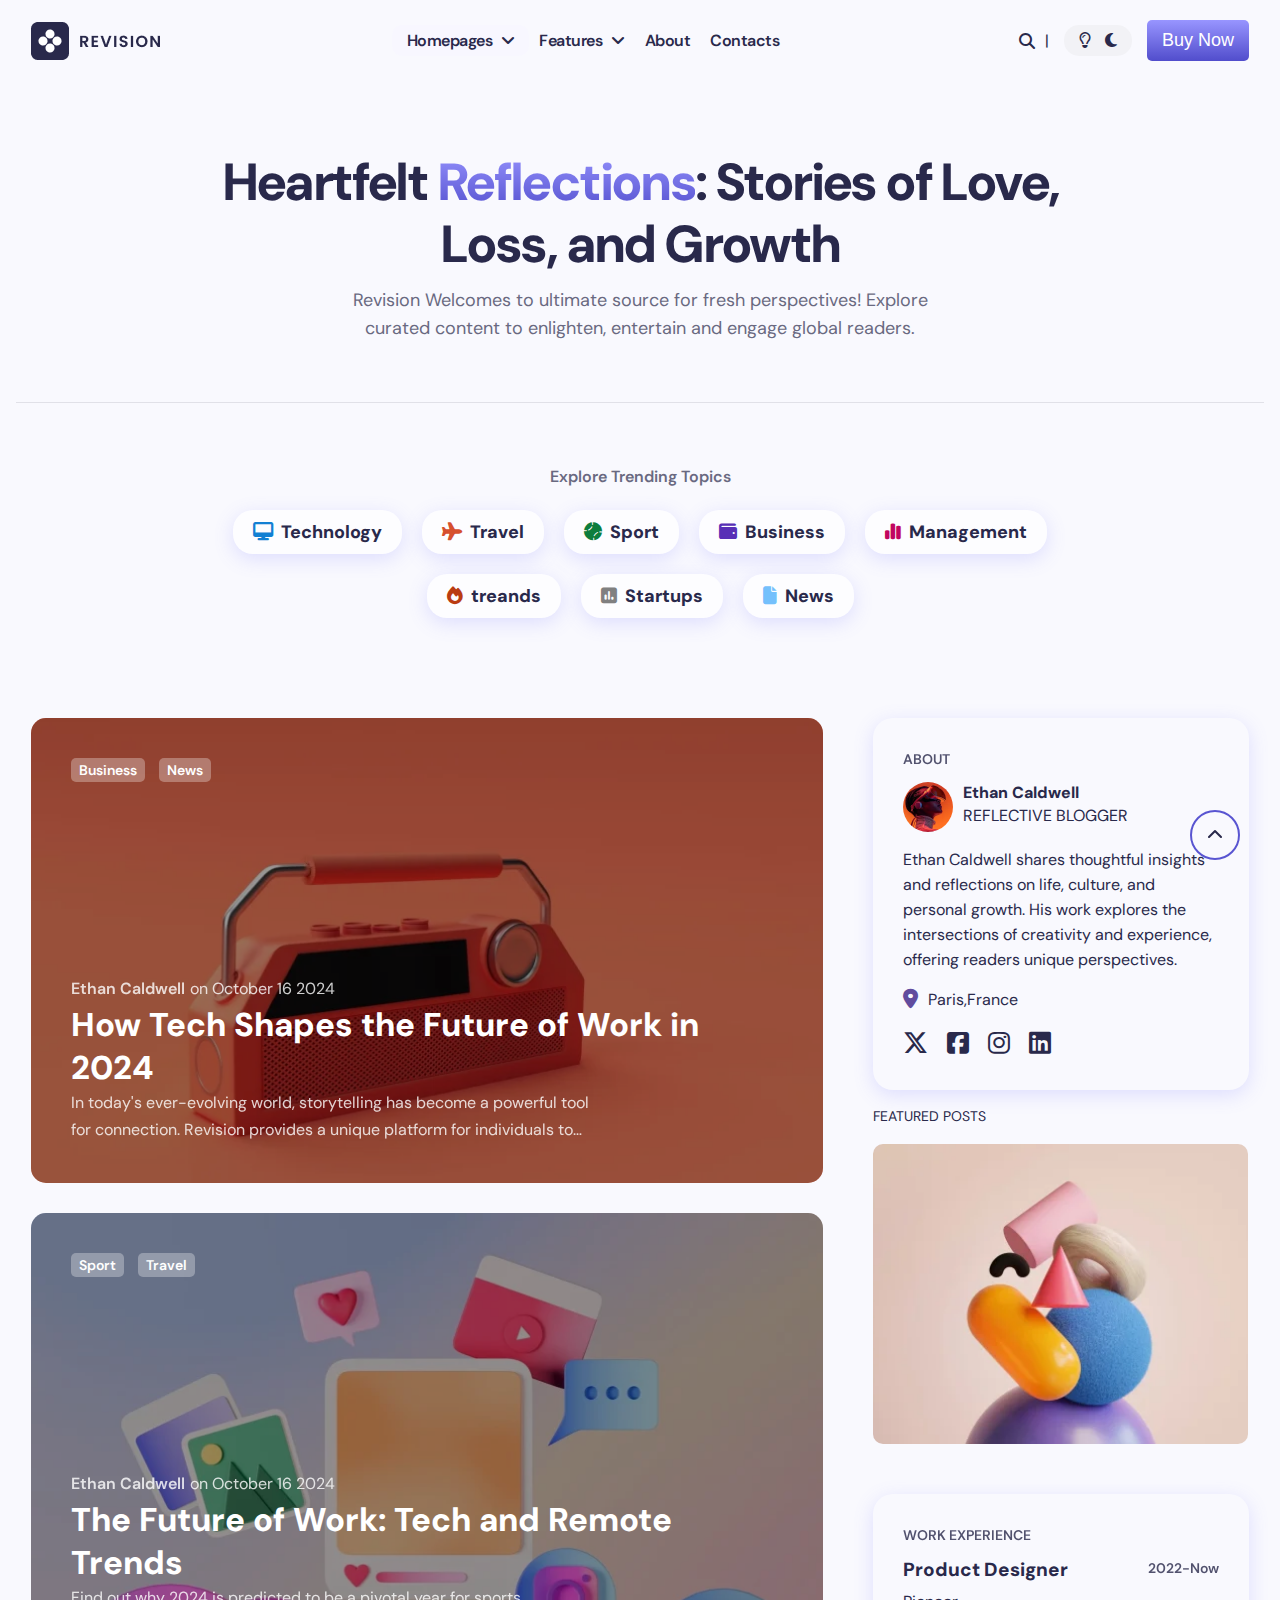
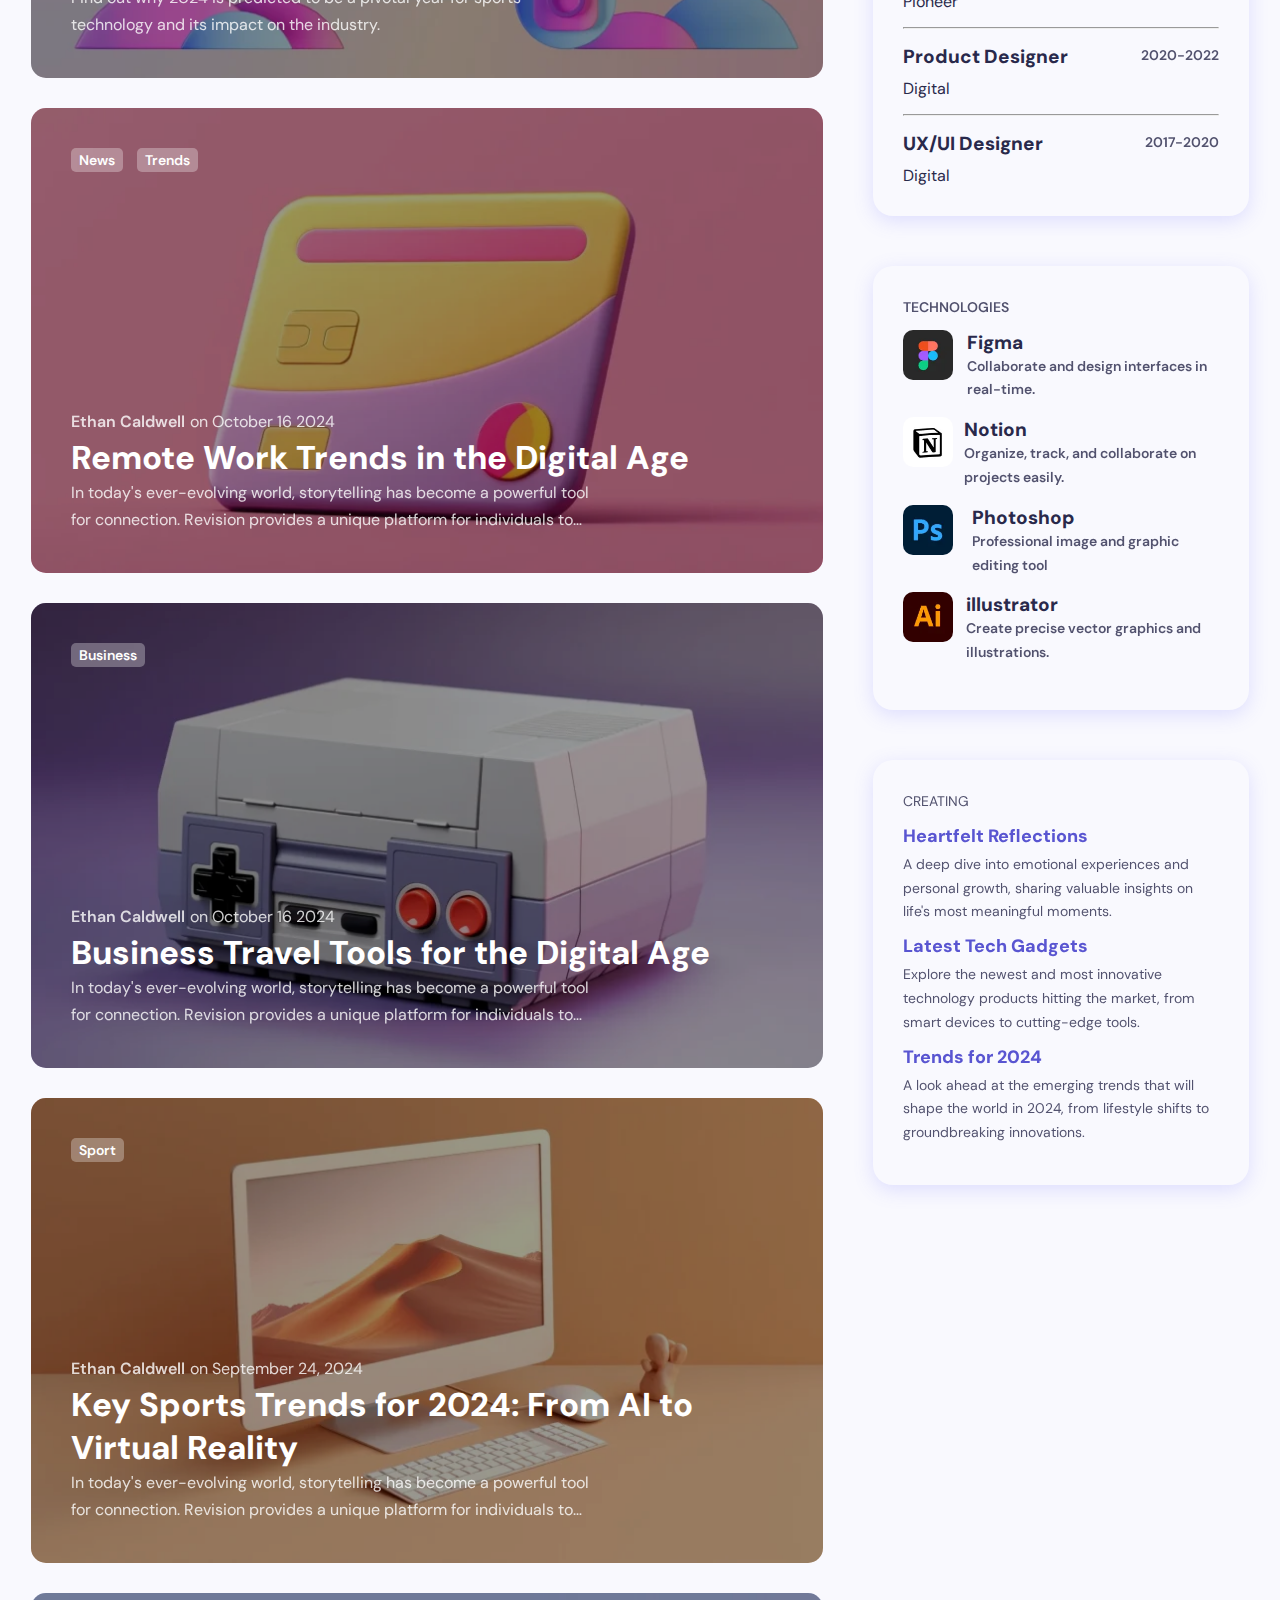
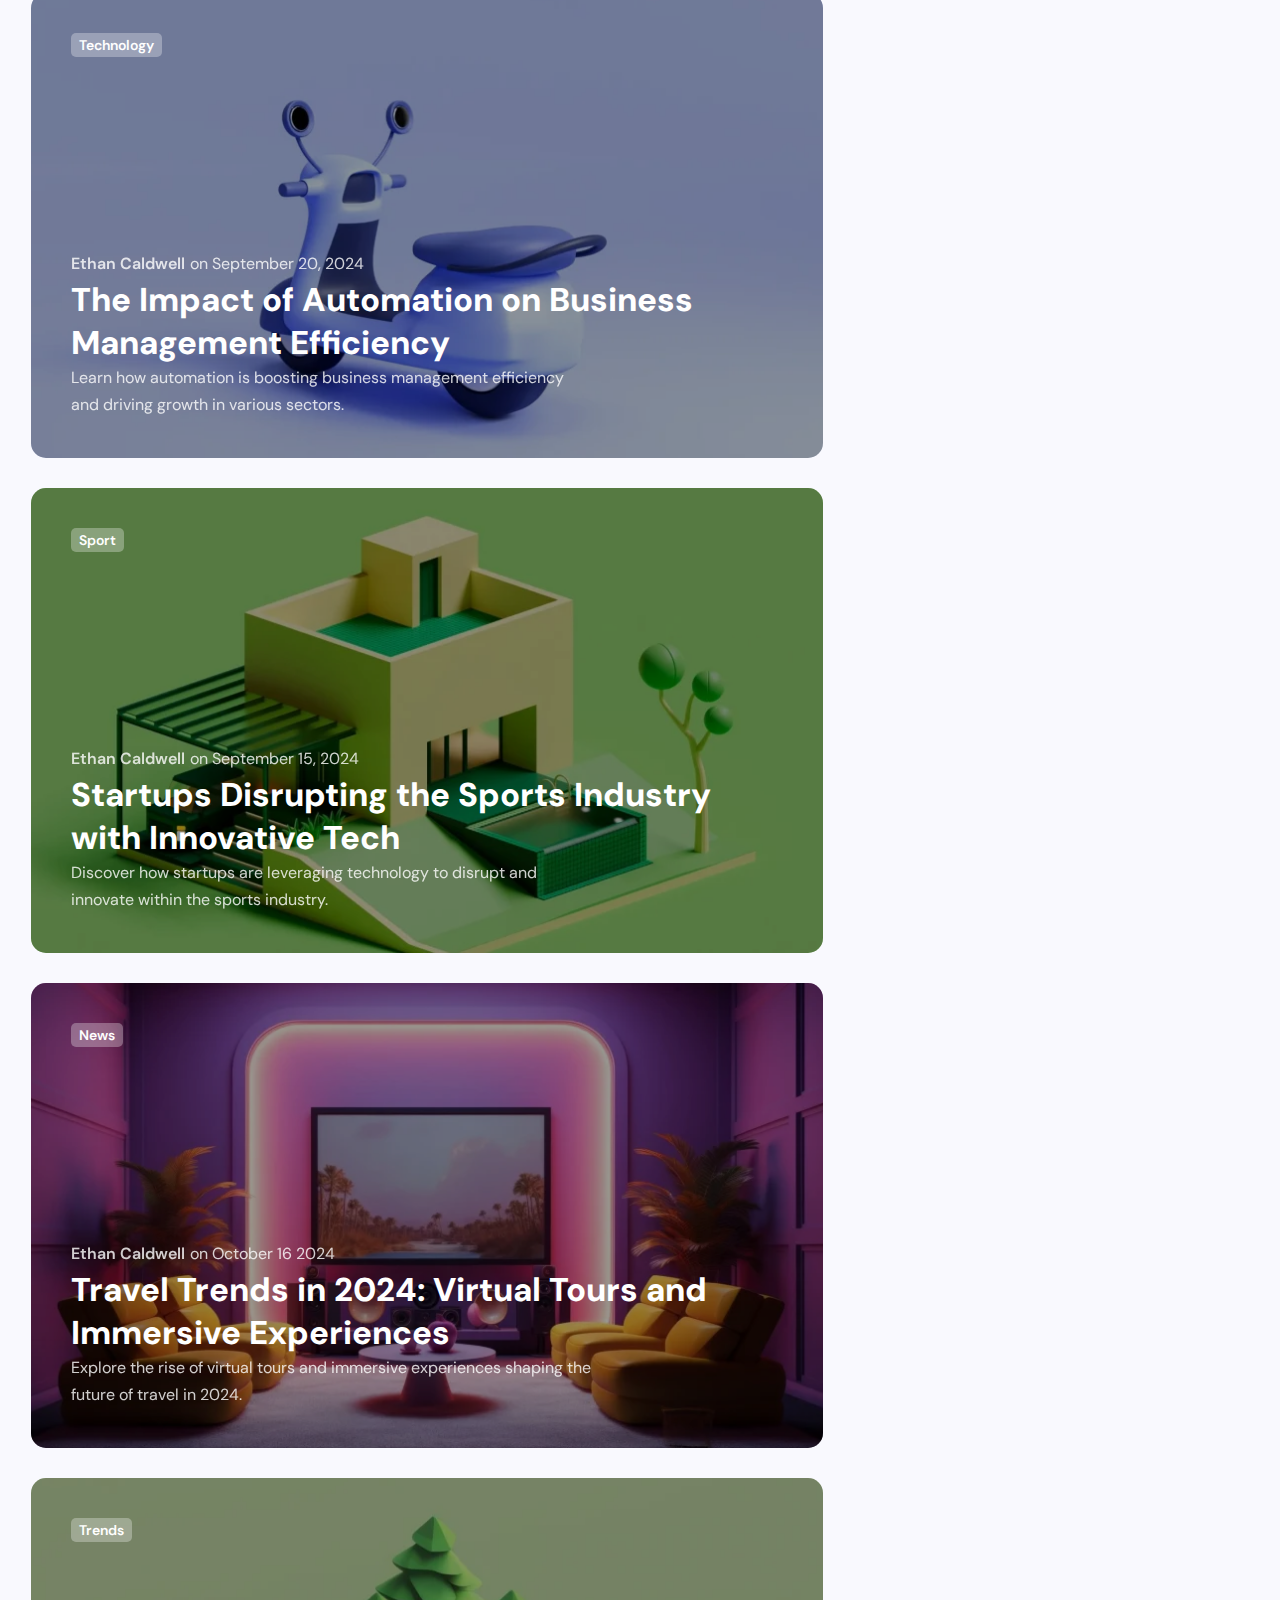
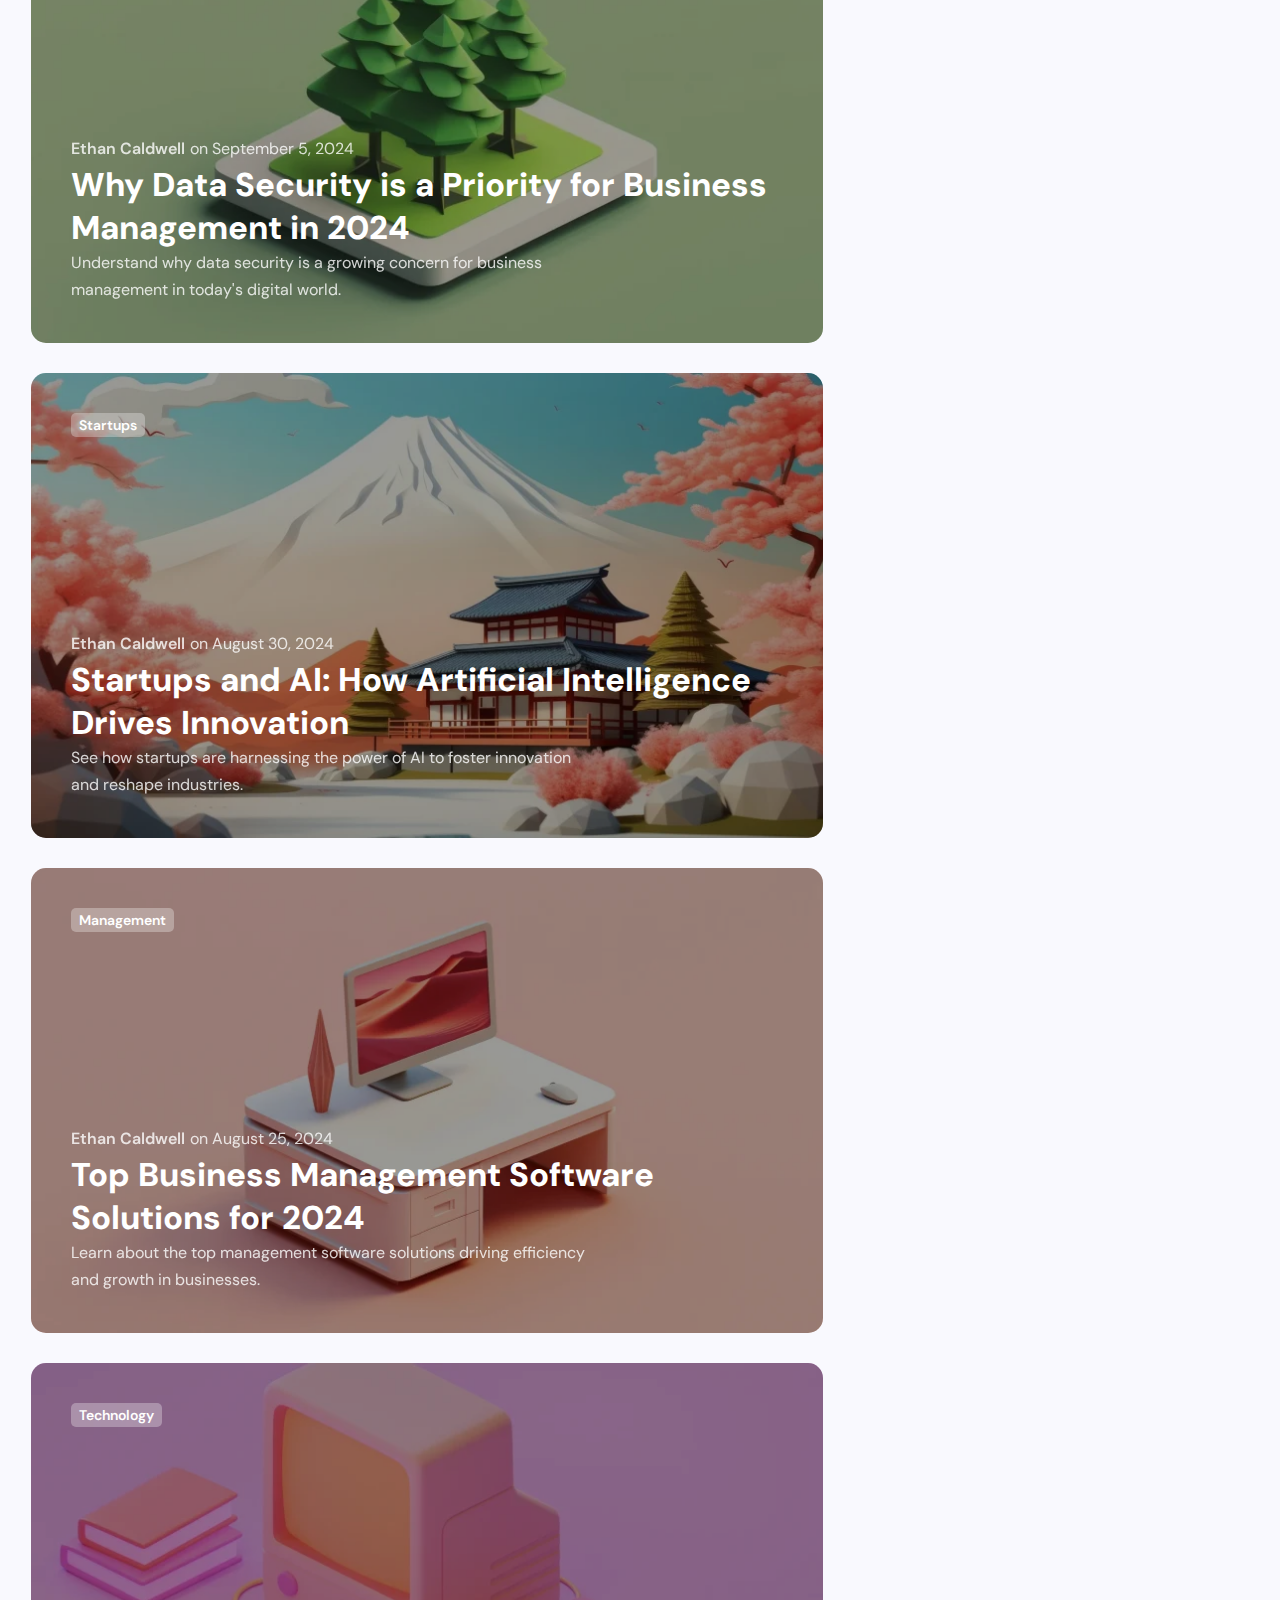
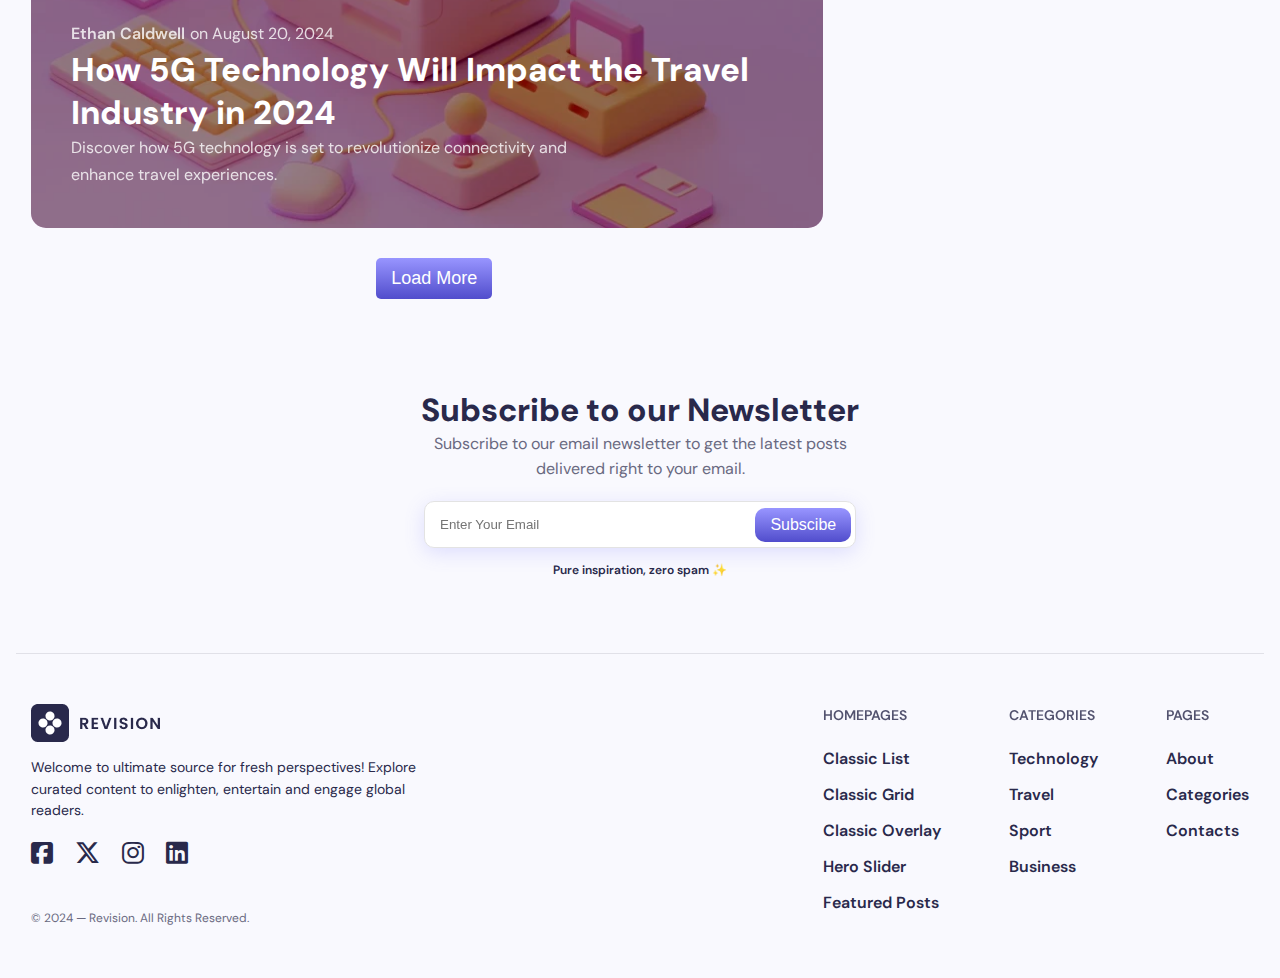
<file: index.html>
<!DOCTYPE html>
<html lang="en">

<head>
    <meta charset="UTF-8">
    <meta name="viewport" content="width=device-width, initial-scale=1.0">
    <title>Revision - High-Performance WordPress Personal Blog Theme</title>
    <link rel="stylesheet" href="./css/DM sans/stylesheet.css" type="text/css">
    <link rel="stylesheet" href="./css/style.css" type="text/css">
    <link rel="stylesheet" href="./css/all.min.css" type="text/css">
</head>

<body>

    <header class="header" id="backtotop">
        <div class="container">
            <div class="row justify-content-between align-center">
                <div class="logo">
                    <img src="./img/logo.png" alt="header logo" title="Logo">
                </div>
                <nav>
                    <ul class="d-flex align-center">
                        <li><a href="#">Homepages <i class="fa-solid fa-angle-down"></i></a></li>
                        <li><a href="#">Features <i class="fa-solid fa-angle-down"></i> </a></li>
                        <li><a href="#">About</a></li>
                        <li><a href="#">Contacts</a></li>
                    </ul>
                </nav>
                <div class="header-btns d-flex align-center">
                    <i class="fa-solid fa-magnifying-glass"></i> |
                    <div class="toggle">
                        <i class="fa-regular fa-lightbulb"></i>
                        <i class="fa-solid fa-moon"></i>
                    </div>
                    <button class="btn1">Buy Now</button>
                </div>
            </div>
        </div>
    </header>
    <main>
        <div class="intro">
            <div class="container">
                <h1>Heartfelt <span>Reflections</span>: Stories of Love, Loss, and Growth</h1>
                <p>Revision Welcomes to ultimate source for fresh perspectives! Explore curated content to enlighten,
                    entertain and engage global readers.
                </p>
            </div>
            <div class="line"></div>
        </div>
        <section class="trending-topics">
            <div class="container">
                <p>Explore Trending Topics</p>
                <div class="row icon-set justify-content-center">
                    <div class="icon">
                        <a href="#"><i class="fa-solid fa-desktop" style="color: #1280d3;"></i>Technology</a>
                    </div>
                    <div class="icon">
                        <a href="#"><i class="fa-solid fa-plane" style="color: #d6502e;"></i>Travel</a>
                    </div>
                    <div class="icon">
                        <a href="#"> <i class="fa-solid fa-baseball" style="color: #0d7d3d;"></i>Sport</a>
                    </div>
                    <div class="icon">
                        <a href="#"><i class="fa-solid fa-wallet" style="color: #582fb6;"></i>Business</a>
                    </div>
                    <div class="icon">
                        <a href="#"><i class="fa-solid fa-chart-simple" style="color: #c10660;"></i>Management</a>
                    </div>
                    <div class="icon">
                        <a href="#"><i class="fa-solid fa-fire" style="color: #ba3c12;"></i>treands</a>
                    </div>
                    <div class="icon">
                        <a href="#"><i class="fa-solid fa-square-poll-vertical" style="color: gray"></i>Startups</a>
                    </div>
                    <div class="icon">
                        <a href="#"><i class="fa-solid fa-file" style="color: #74C0FC;"></i>News</a>
                    </div>
                </div>
            </div>
        </section>

        <section class="blog">
            <div class="container">
                <div class="row">
                    <div class="w-65">
                        <div class="row">
                            <div class="blog-overlay">
                                <img src="./img/Blog-1.webp" alt="blog1" title="blog1" class="blog-img">
                                <div class="blog-content">
                                    <div class="d-flex justify-content-between">
                                        <div>
                                            <a href="#">Business</a>
                                            <a href="#">News</a>
                                        </div>
                                        <a href="#" class="read"><i class="fa-solid fa-clock"></i> 6 Min Read</a>
                                    </div>
                                    <div>
                                        <p class="op-8"><span class="author">Ethan Caldwell</span>on October 16 2024</p>
                                        <h2>How Tech Shapes the Future of Work in 2024</h2>
                                        <p class="p2 op-8"> In today's ever-evolving world, storytelling has become a
                                            powerful
                                            tool for
                                            connection. Revision provides a unique platform for individuals to…</p>
                                    </div>
                                </div>
                            </div>

                            <div class="blog-overlay">
                                <img src="./img/Blog-2.webp" alt="blog2" title="blog2" class="blog-img">
                                <div class="blog-content">
                                    <div class="d-flex justify-content-between">
                                        <div>
                                            <a href="#">Sport</a>
                                            <a href="#">Travel</a>
                                        </div>
                                        <a href="#" class="read">
                                            <i class="fa-solid fa-droplet"></i> 3 Min Read
                                        </a>
                                    </div>
                                    <div>
                                        <p class="op-8"><span class="author">Ethan Caldwell</span>on October 16 2024</p>
                                        <h2>The Future of Work: Tech and Remote Trends</h2>
                                        <p class="p2 op-8"> Find out why 2024 is predicted to be a pivotal year for
                                            sports technology and its impact on the industry.</p>
                                    </div>
                                </div>
                            </div>
                            <div class="blog-overlay">
                                <img src="./img/Blog-3.webp" alt="blog3" title="blog3" class="blog-img">
                                <div class="blog-content">
                                    <div class="d-flex justify-content-between">
                                        <div>
                                            <a href="#">News</a>
                                            <a href="#">Trends</a>
                                        </div>
                                        <a href="#" class="read"><i class="fa-solid fa-clock"></i> 5 Min Read</a>
                                    </div>
                                    <div>
                                        <p class="op-8"><span class="author">Ethan Caldwell</span>on October 16 2024</p>
                                        <h2>Remote Work Trends in the Digital Age </h2>
                                        <p class="p2 op-8"> In today's ever-evolving world, storytelling has become a
                                            powerful
                                            tool for
                                            connection. Revision provides a unique platform for individuals to…</p>
                                    </div>
                                </div>
                            </div>

                            <div class="blog-overlay">
                                <img src="./img/Blog-4.webp" alt="blog4" title="blog4" class="blog-img">
                                <div class="blog-content">
                                    <div class="d-flex justify-content-between">
                                        <div>
                                            <a href="#">Business</a>
                                        </div>
                                        <a href="#" class="read"><i class="fa-solid fa-clock"></i> 7 Min Read</a>
                                    </div>
                                    <div>
                                        <p class="op-8"><span class="author">Ethan Caldwell</span>on October 16 2024</p>
                                        <h2>Business Travel Tools for the Digital Age</h2>
                                        <p class="p2 op-8"> In today's ever-evolving world, storytelling has become a
                                            powerful
                                            tool for
                                            connection. Revision provides a unique platform for individuals to…</p>
                                    </div>
                                </div>
                            </div>
                            <div class="blog-overlay">
                                <img src="./img/Blog-5.webp" alt="blog5" title="blog5" class="blog-img">
                                <div class="blog-content">
                                    <div class="d-flex justify-content-between">
                                        <div>
                                            <a href="#">Sport</a>
                                        </div>
                                        <a href="#" class="read"><i class="fa-solid fa-clock"></i> 4 Min Read</a>
                                    </div>
                                    <div>
                                        <p class="op-8"><span class="author">Ethan Caldwell</span>on September 24, 2024
                                        </p>
                                        <h2>
                                            Key Sports Trends for 2024: From AI to Virtual Reality</h2>
                                        <p class="p2 op-8"> In today's ever-evolving world, storytelling has become a
                                            powerful
                                            tool for
                                            connection. Revision provides a unique platform for individuals to…</p>
                                    </div>
                                </div>
                            </div>
                            <div class="blog-overlay">
                                <img src="./img/Blog-6.webp" alt="blog6" title="blog6" class="blog-img">
                                <div class="blog-content">
                                    <div class="d-flex justify-content-between">
                                        <div>
                                            <a href="#">Technology</a>
                                        </div>
                                        <a href="#" class="read"><i class="fa-solid fa-clock"></i> 6 Min Read</a>
                                    </div>
                                    <div>
                                        <p class="op-8"><span class="author">Ethan Caldwell</span>on September 20, 2024
                                        </p>
                                        <h2>The Impact of Automation on Business Management Efficiency</h2>
                                        <p class="p2 op-8">
                                            Learn how automation is boosting business management efficiency and driving
                                            growth in various sectors.

                                        </p>
                                    </div>
                                </div>
                            </div>
                            <div class="blog-overlay">
                                <img src="./img/Blog-7.webp" alt="blog7" title="blog7" class="blog-img">
                                <div class="blog-content">
                                    <div class="d-flex justify-content-between">
                                        <div>
                                            <a href="#">Sport</a>
                                        </div>
                                        <a href="#" class="read"><i class="fa-solid fa-clock"></i> 3 Min Read</a>
                                    </div>
                                    <div>
                                        <p class="op-8"><span class="author">Ethan Caldwell</span>on September 15, 2024
                                        </p>
                                        <h2>Startups Disrupting the Sports Industry with Innovative Tech</h2>
                                        <p class="p2 op-8">
                                            Discover how startups are leveraging technology to disrupt and innovate
                                            within the sports industry.

                                        </p>
                                    </div>
                                </div>
                            </div>
                            <div class="blog-overlay">
                                <img src="./img/Blog-8.webp" alt="blog8" title="blog8" class="blog-img">
                                <div class="blog-content">
                                    <div class="d-flex justify-content-between">
                                        <div>
                                            <a href="#">News</a>
                                        </div>
                                        <a href="#" class="read"><i class="fa-solid fa-clock"></i> 5 Min Read</a>
                                    </div>
                                    <div>
                                        <p class="op-8"><span class="author">Ethan Caldwell</span>on October 16 2024</p>
                                        <h2>Travel Trends in 2024: Virtual Tours and Immersive Experiences</h2>
                                        <p class="p2 op-8">
                                            Explore the rise of virtual tours and immersive experiences shaping the
                                            future of travel in 2024.
                                        </p>
                                    </div>
                                </div>
                            </div>
                            <div class="blog-overlay">
                                <img src="./img/Blog-9.webp" alt="blog9" title="blog9" class="blog-img">
                                <div class="blog-content">
                                    <div class="d-flex justify-content-between">
                                        <div>
                                            <a href="#">Trends</a>
                                        </div>
                                        <a href="#" class="read"><i class="fa-solid fa-clock"></i> 7 Min Read</a>
                                    </div>
                                    <div>
                                        <p class="op-8"><span class="author">Ethan Caldwell</span>on September 5, 2024
                                        </p>
                                        <h2>
                                            Why Data Security is a Priority for Business Management in 2024</h2>
                                        <p class="p2 op-8">
                                            Understand why data security is a growing concern for business management in
                                            today's digital world.
                                        </p>
                                    </div>
                                </div>
                            </div>
                            <div class="blog-overlay">
                                <img src="./img/Blog-10.webp" alt="blog10" title="blog10" class="blog-img">
                                <div class="blog-content">
                                    <div class="d-flex justify-content-between">
                                        <div>
                                            <a href="#">Startups</a>
                                        </div>
                                        <a href="#" class="read"><i class="fa-solid fa-clock"></i> 4 Min
                                            Read</a>
                                    </div>
                                    <div>
                                        <p class="op-8"><span class="author">Ethan Caldwell</span>on August 30, 2024</p>
                                        <h2>Startups and AI: How Artificial Intelligence Drives Innovation</h2>
                                        <p class="p2 op-8">
                                            See how startups are harnessing the power of AI to foster innovation and
                                            reshape industries.
                                        </p>
                                    </div>
                                </div>
                            </div>
                            <div class="blog-overlay">
                                <img src="./img/Blog-11.webp" alt="blog11" title="blog11" class="blog-img">
                                <div class="blog-content">
                                    <div class="d-flex justify-content-between">
                                        <div>
                                            <a href="#">Management</a>
                                        </div>
                                        <a href="#" class="read"><i class="fa-solid fa-clock"></i> 6 Min Read</a>
                                    </div>
                                    <div>
                                        <p class="op-8"><span class="author">Ethan Caldwell</span>on August 25, 2024</p>
                                        <h2> Top Business Management Software Solutions for 2024</h2>
                                        <p class="p2 op-8">
                                            Learn about the top management software solutions driving efficiency and
                                            growth in businesses.
                                        </p>
                                    </div>
                                </div>
                            </div>
                            <div class="blog-overlay">
                                <img src="./img/Blog-12.webp" alt="blog12" title="blog12" class="blog-img">
                                <div class="blog-content">
                                    <div class="d-flex justify-content-between">
                                        <div>
                                            <a href="#">Technology</a>
                                        </div>
                                        <a href="#" class="read"><i class="fa-solid fa-clock"></i> 3 Min Read</a>
                                    </div>
                                    <div>
                                        <p class="op-8"><span class="author">Ethan Caldwell</span>on August 20, 2024</p>
                                        <h2>How 5G Technology Will Impact the Travel Industry in 2024</h2>
                                        <p class="p2 op-8">
                                            Discover how 5G technology is set to revolutionize connectivity and enhance
                                            travel experiences.
                                        </p>
                                    </div>
                                </div>
                            </div>
                            <div class="load-more" style="margin: 0 auto;">
                                <button class="btn1">Load More</button>
                            </div>
                        </div>
                    </div>
                    <div class=" w-35">
                        <div class="card">
                            <p class="op-8">ABOUT</p>
                            <div class="card-content">
                                <div class="d-flex">
                                    <img src="./img/Ethan-Caldwell.webp" alt="avatar" title="Ethan Caldwell"
                                        class="avatar">
                                    <div class="">
                                        <h4>Ethan Caldwell</h4>
                                        <p>REFLECTIVE BLOGGER</p>
                                    </div>
                                </div>
                                <p class="card-p">Ethan Caldwell shares thoughtful insights and reflections on life,
                                    culture, and
                                    personal growth. His work explores the intersections of creativity and experience,
                                    offering readers unique perspectives.</p>
                                <div class="location">
                                    <i class="fa-solid fa-location-dot" style="color: #614c9e;"></i>
                                    <p>Paris,France</p>
                                </div>
                                <div class="social-icons">
                                    <a href="#"><i class="fa-brands fa-x-twitter"></i></a>
                                    <a href="#"><i class="fa-brands fa-square-facebook"></i></a>
                                    <a href="#"><i class="fa-brands fa-instagram"></i></a>
                                    <a href="#"><i class="fa-brands fa-linkedin"></i></a>
                                </div>
                            </div>
                        </div>
                        <p class="heading">FEATURED POSTS</p>
                        <div class="manage-card">
                            <img src="./img/management.webp" alt="manage1" title="manage1" class="manage1">
                        </div>
                        <div class="experience">
                            <p>WORK EXPERIENCE</p>
                            <ul class="">
                                <li class="d-flex justify-content-between">
                                    <h3>Product Designer</h3>
                                    <p> 2022-Now</p>
                                </li>
                                <li>Pioneer</li>
                            </ul>
                            <hr>
                            <ul class="">
                                <li class="d-flex justify-content-between">
                                    <h3>Product Designer</h3>
                                    <p> 2020-2022</p>
                                </li>
                                <li>Digital</li>
                            </ul>
                            <hr>
                            <ul class="">
                                <li class="d-flex justify-content-between">
                                    <h3>UX/UI Designer</h3>
                                    <p>2017-2020</p>
                                </li>
                                <li>Digital</li>
                            </ul>
                        </div>


                        <div class="technologies">
                            <p>TECHNOLOGIES</p>
                            <ul class="d-flex">
                                <li><img src="./img/figma.webp" alt="figma" title="figma"></li>
                                <li>
                                    <h3>Figma</h3>
                                    <p>Collaborate and design interfaces in real-time.</p>
                                </li>
                            </ul>
                            <ul class="d-flex">
                                <li><img src="./img/notion.webp" alt="notion" title="notion"></li>
                                <li>
                                    <h3>Notion</h3>
                                    <p>Organize, track, and collaborate on projects easily.</p>
                                </li>
                            </ul>
                            <ul class="d-flex">
                                <li><img src="./img/ps.webp" alt="photoshop" title="photoshop"></li>
                                <li>
                                    <h3>Photoshop</h3>
                                    <p>Professional image and graphic editing tool</p>
                                </li>
                            </ul>
                            <ul class="d-flex">
                                <li><img src="./img/ai.webp" alt="Illustrator" title="Illustrator"></li>
                                <li>
                                    <h3>illustrator</h3>
                                    <p>Create precise vector graphics and illustrations.</p>
                                </li>
                            </ul>
                        </div>


                        <div class="creating">
                            <p>CREATING</p>
                            <div>
                                <a href="#">Heartfelt Reflections</a>
                                <p>A deep dive into emotional experiences and personal growth, sharing valuable insights
                                    on life's most meaningful moments.</p>
                            </div>
                            <div>
                                <a href="#">Latest Tech Gadgets</a>
                                <p>Explore the newest and most innovative technology products hitting the market, from
                                    smart devices to cutting-edge tools.</p>
                            </div>
                            <div>
                                <a href="#">Trends for 2024</a>
                                <p>A look ahead at the emerging trends that will shape the world in 2024, from lifestyle
                                    shifts to groundbreaking innovations.</p>
                            </div>
                        </div>
                    </div>
                </div>
            </div>
        </section>

        <section class="newsletter">
            <div class="container">
                <h3>Subscribe to our Newsletter</h3>
                <p>Subscribe to our email newsletter to get the latest posts delivered right to your email.</p>
                <div class="subscribe">
                    <input type="email" placeholder="Enter Your Email">
                    <button class="btn2">Subscibe</button>
                </div>
                <p>Pure inspiration, zero spam ✨</p>
            </div>
            <div class="line"></div>
        </section>
    </main>
    <footer class="footer">
        <div class="container">
            <div class="row">
                <div class="w-65">
                    <ul class="footer-content">
                        <li><a href="#"><img src="./img/logo.png" alt="logo" title="Logo"></a></li>
                        <li>
                            <p>Welcome to ultimate source for fresh perspectives! Explore curated content to enlighten,
                                entertain and engage global readers.</p>
                        </li>
                        <li class="footer-icons">
                            <a href="#"><i class="fa-brands fa-square-facebook"></i></a>
                            <a href="#"><i class="fa-brands fa-x-twitter"></i></a>
                            <a href="#"><i class="fa-brands fa-instagram"></i></a>
                            <a href="#"><i class="fa-brands fa-linkedin"></i></a>
                        </li>
                        <li>© 2024 — Revision. All Rights Reserved.</li>
                    </ul>
                </div>
                <div class="w-35">
                    <div class="row justify-content-between">
                        <div class="footer-content">
                            <p>HOMEPAGES</p>
                            <ul>
                                <li><a href="#">Classic List</a></li>
                                <li><a href="#">Classic Grid</a></li>
                                <li><a href="#">Classic Overlay</a></li>
                                <li><a href="#">Hero Slider</a></li>
                                <li><a href="#">Featured Posts</a></li>
                            </ul>
                        </div>
                        <div class="footer-content">
                            <p>CATEGORIES</p>
                            <ul>
                                <li><a href="#">Technology</a></li>
                                <li><a href="#">Travel</a></li>
                                <li><a href="#">Sport</a></li>
                                <li><a href="#">Business</a></li>
                            </ul>
                        </div>
                        <div class="footer-content">
                            <p>PAGES</p>
                            <ul>
                                <li><a href="#">About</a></li>
                                <li><a href="#">Categories</a></li>
                                <li><a href="#">Contacts</a></li>
                            </ul>
                        </div>
                    </div>
                </div>
            </div>
        </div>

    </footer>
    <div class="backtotop">
        <a class="arrow" href="#backtotop">
            <i class="fa-solid fa-chevron-up"></i>
        </a>
    </div>

</body>

</html>
</file>
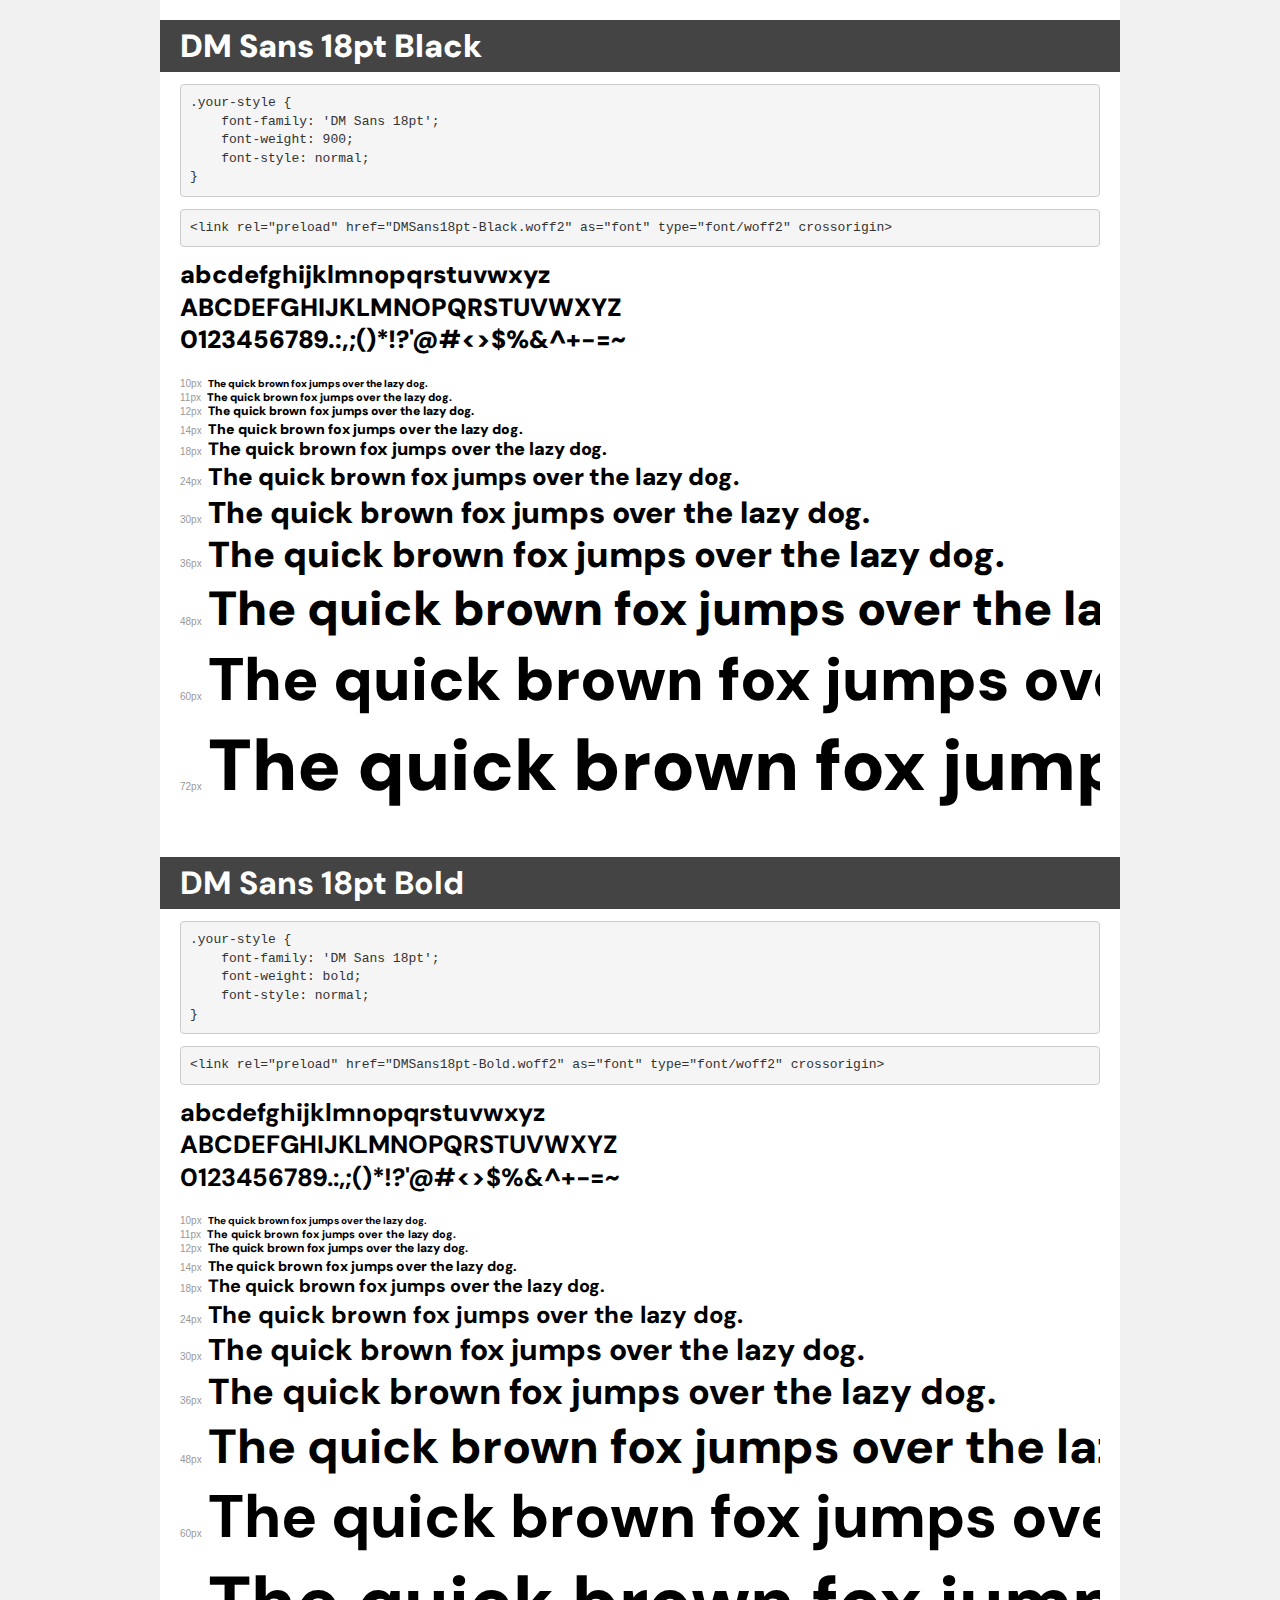
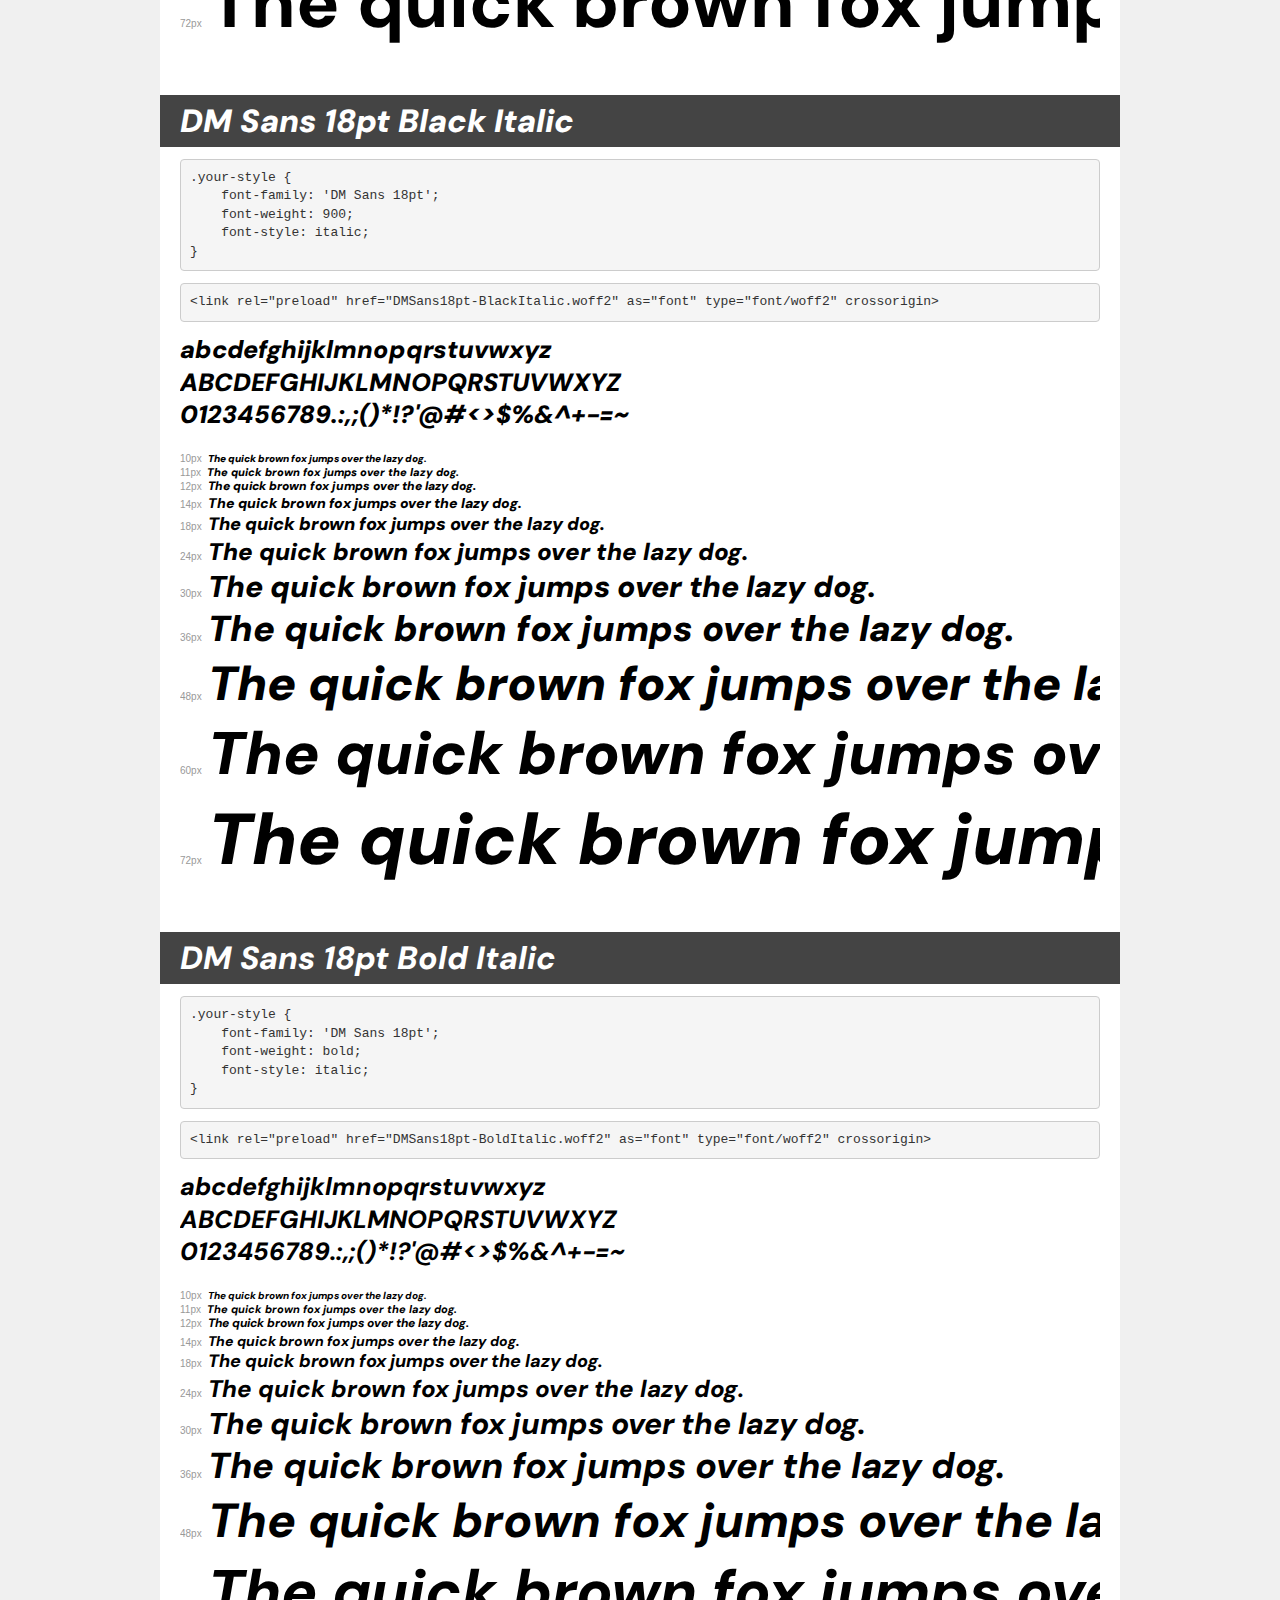
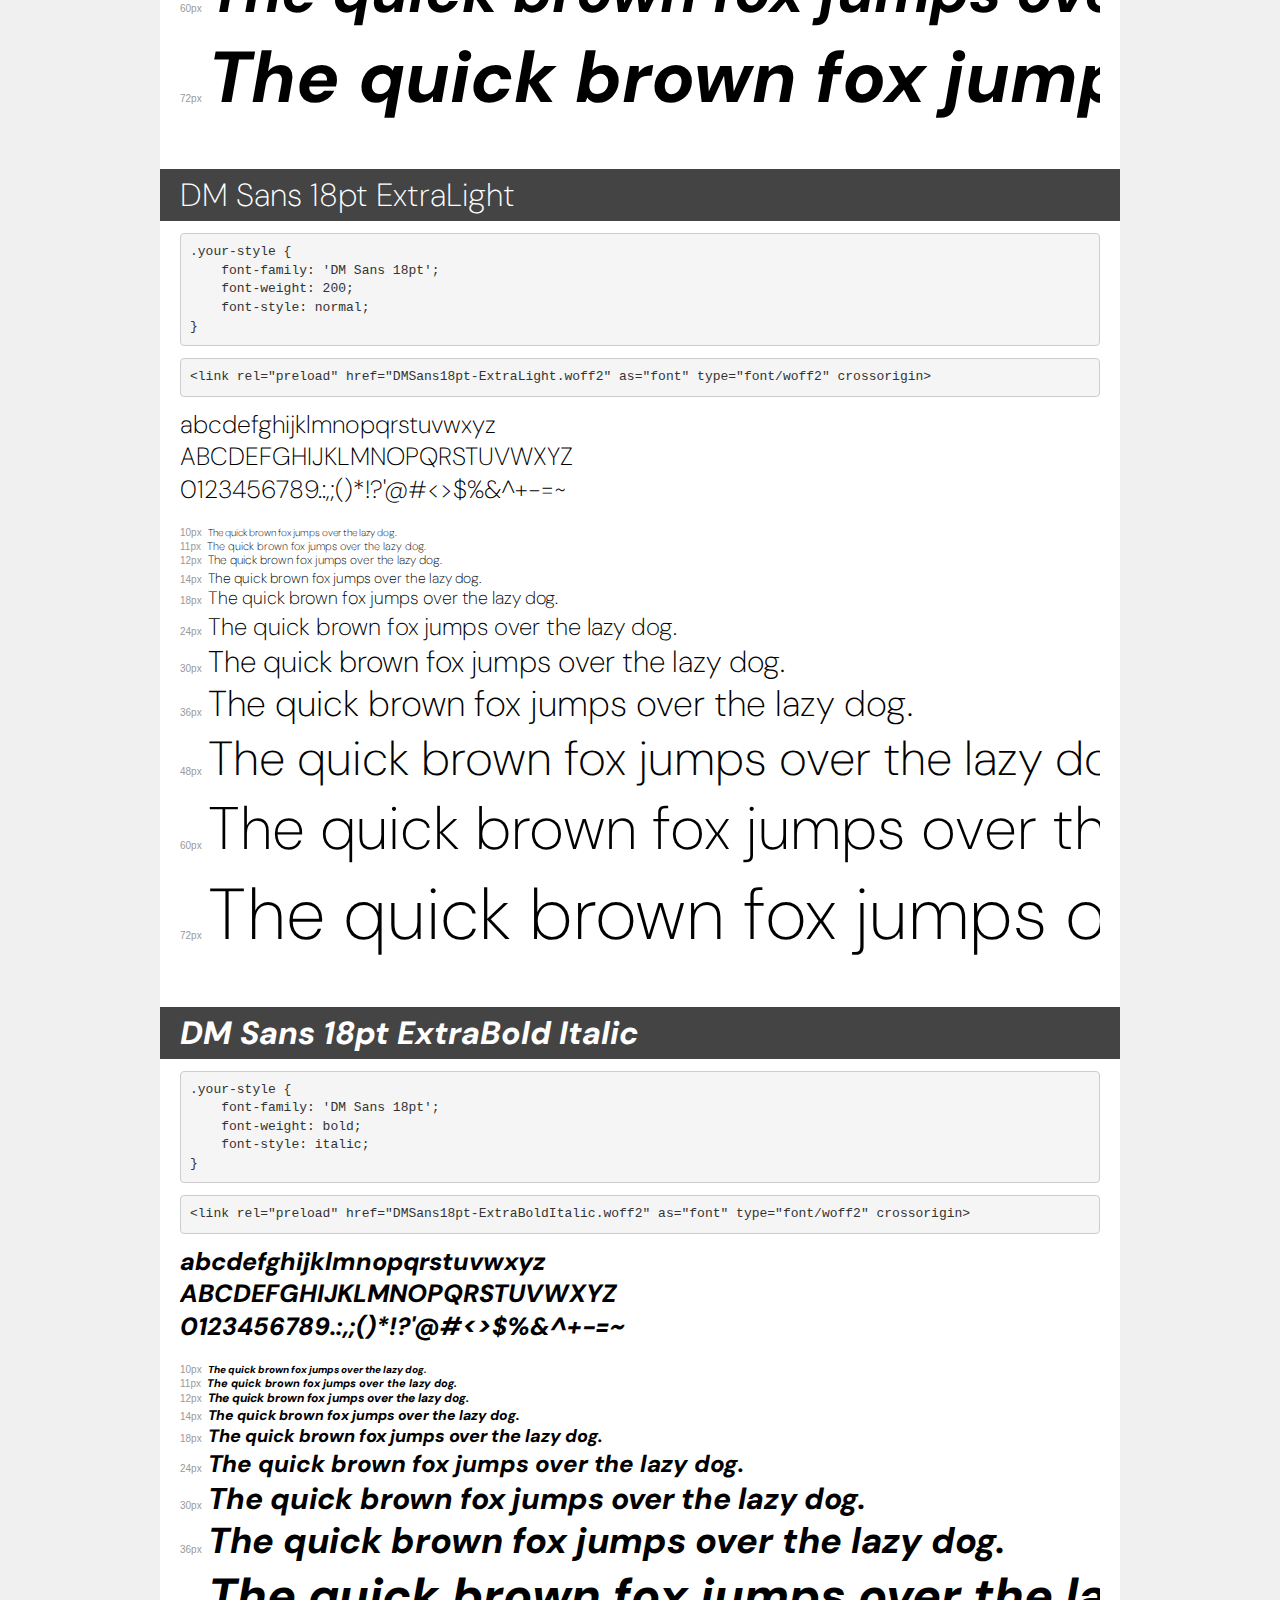
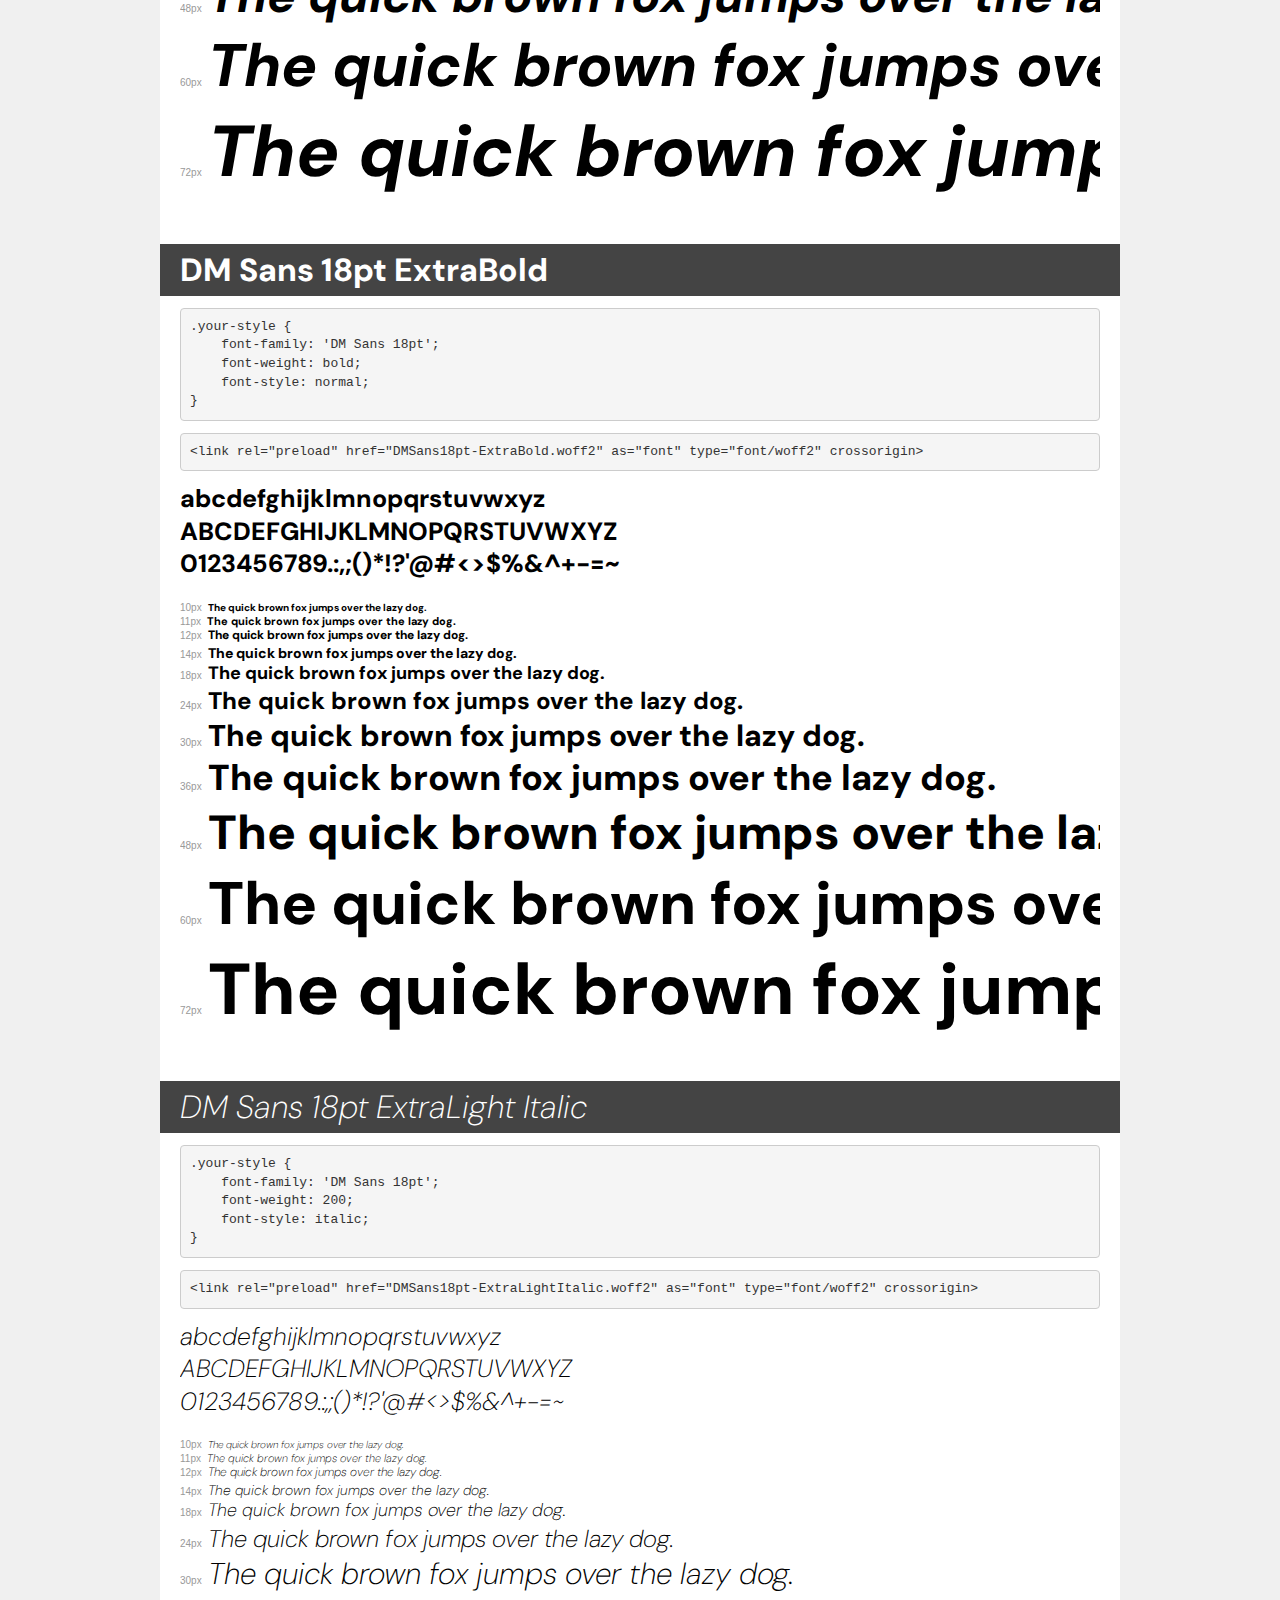
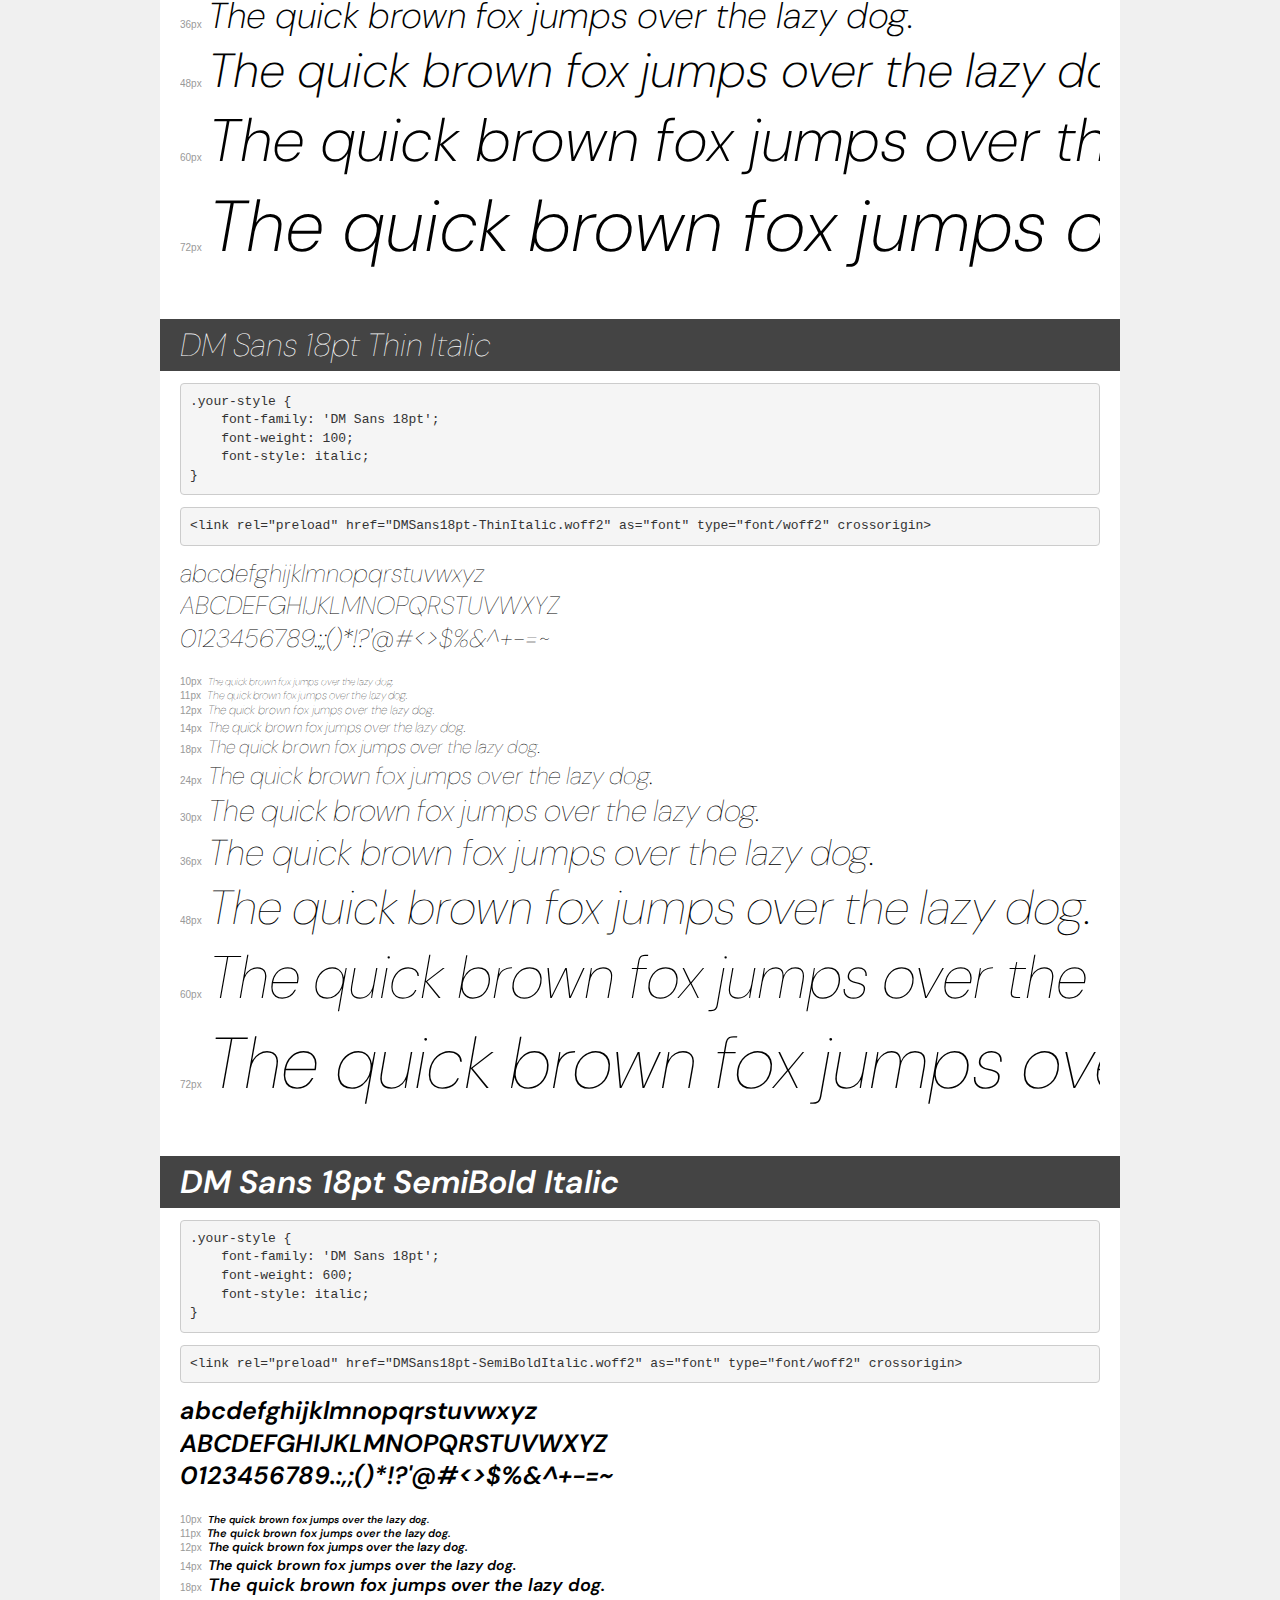
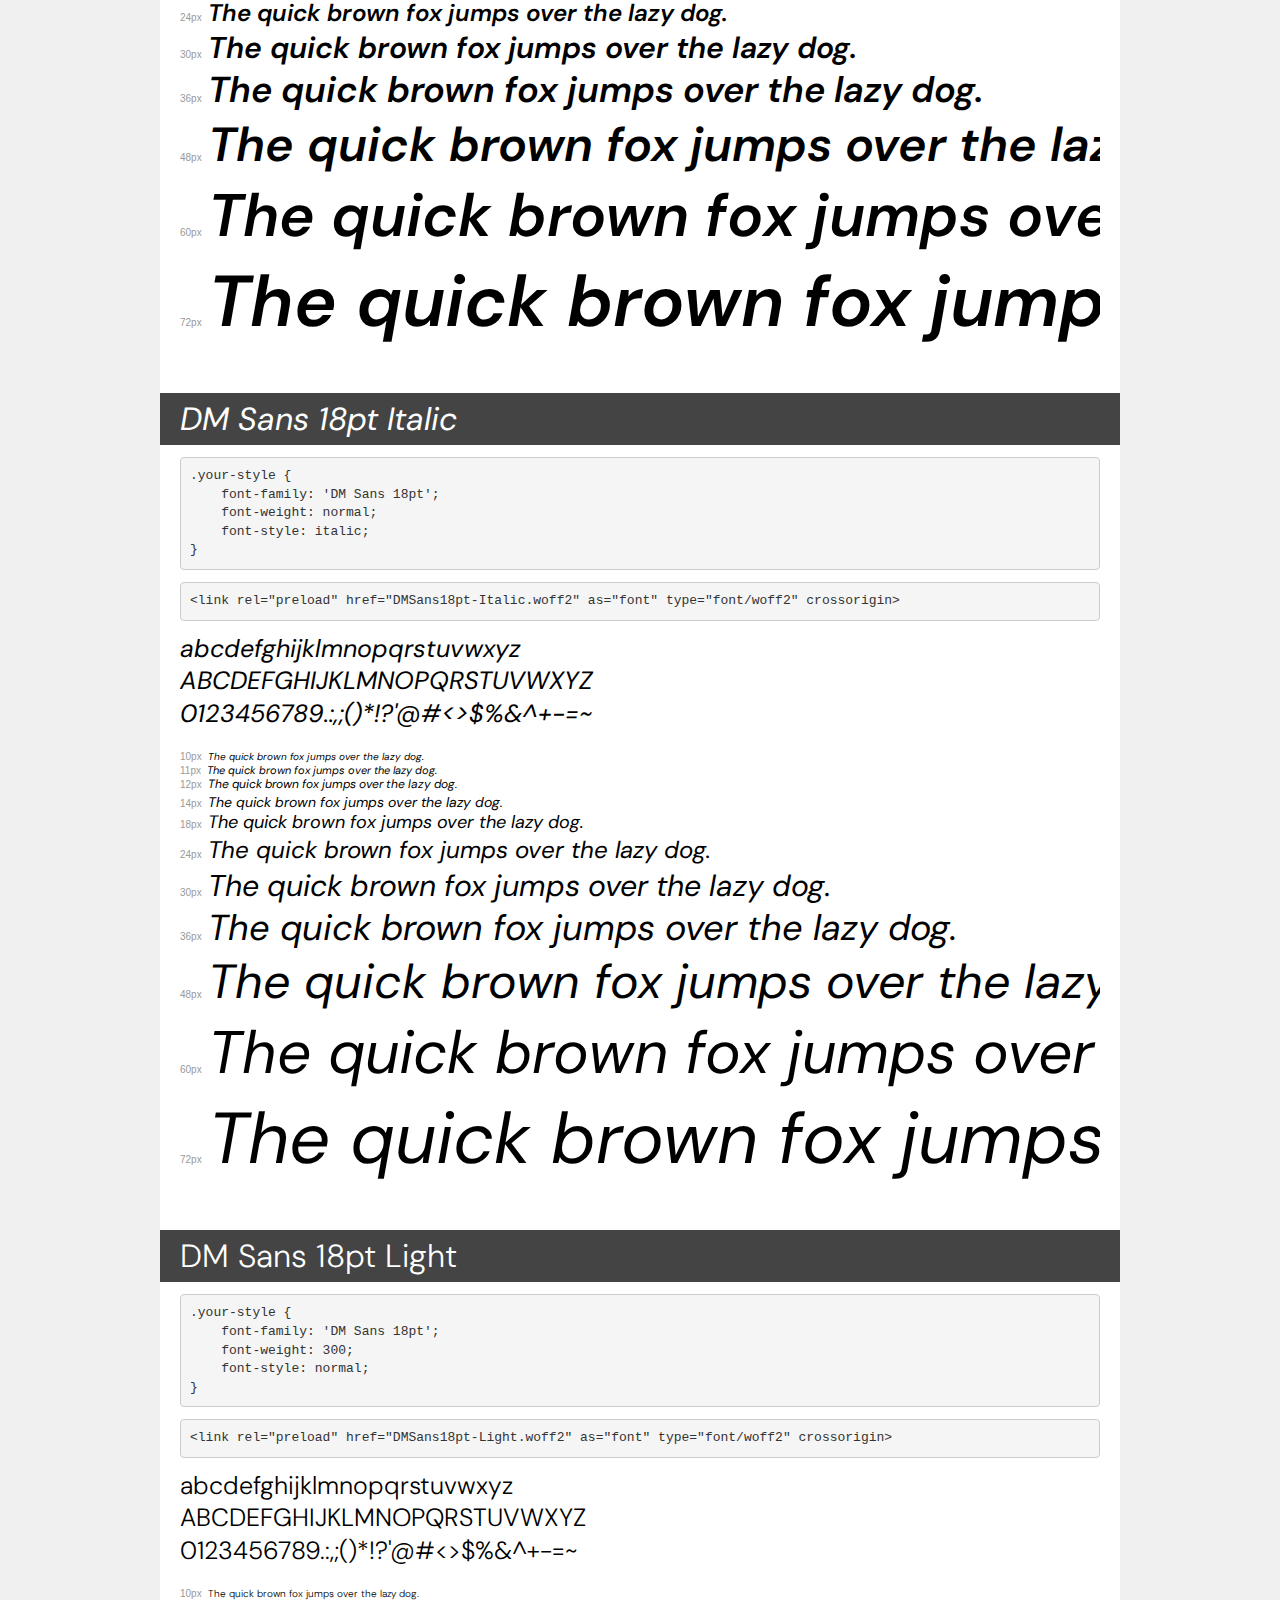
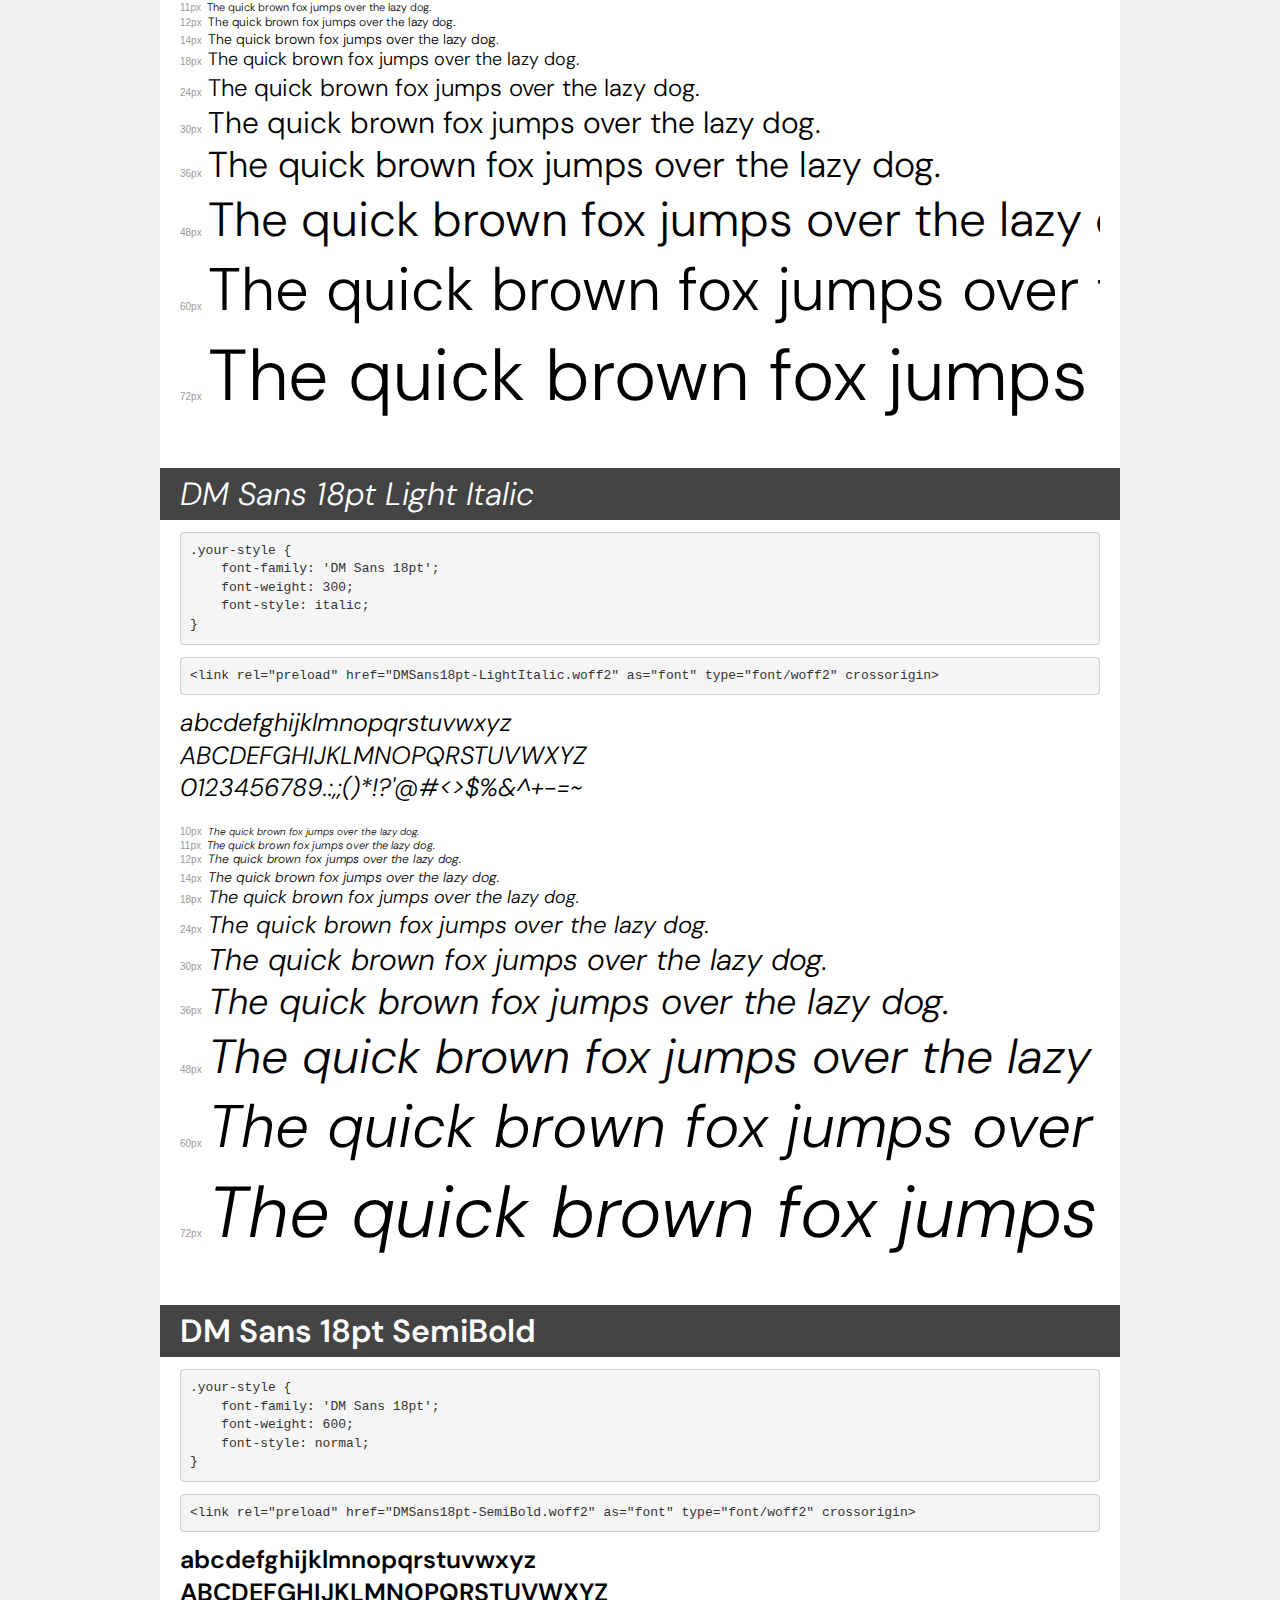
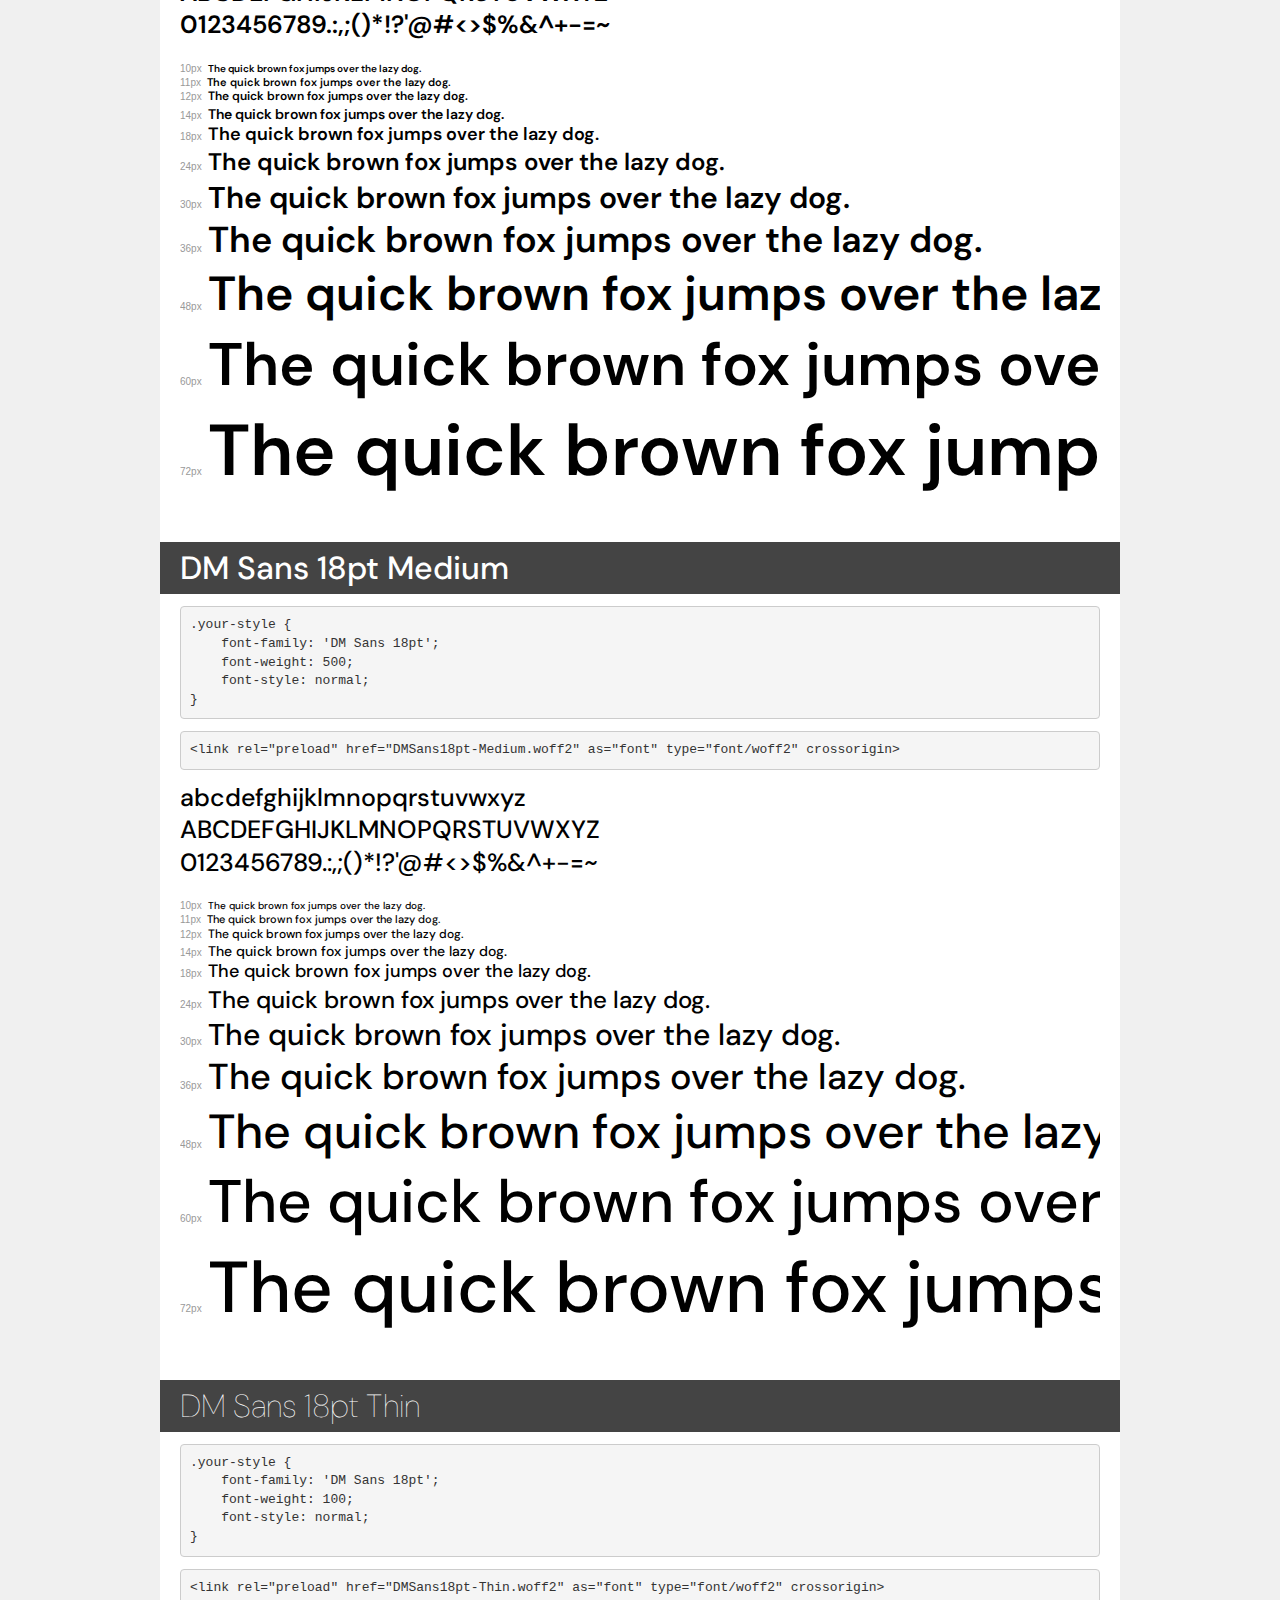
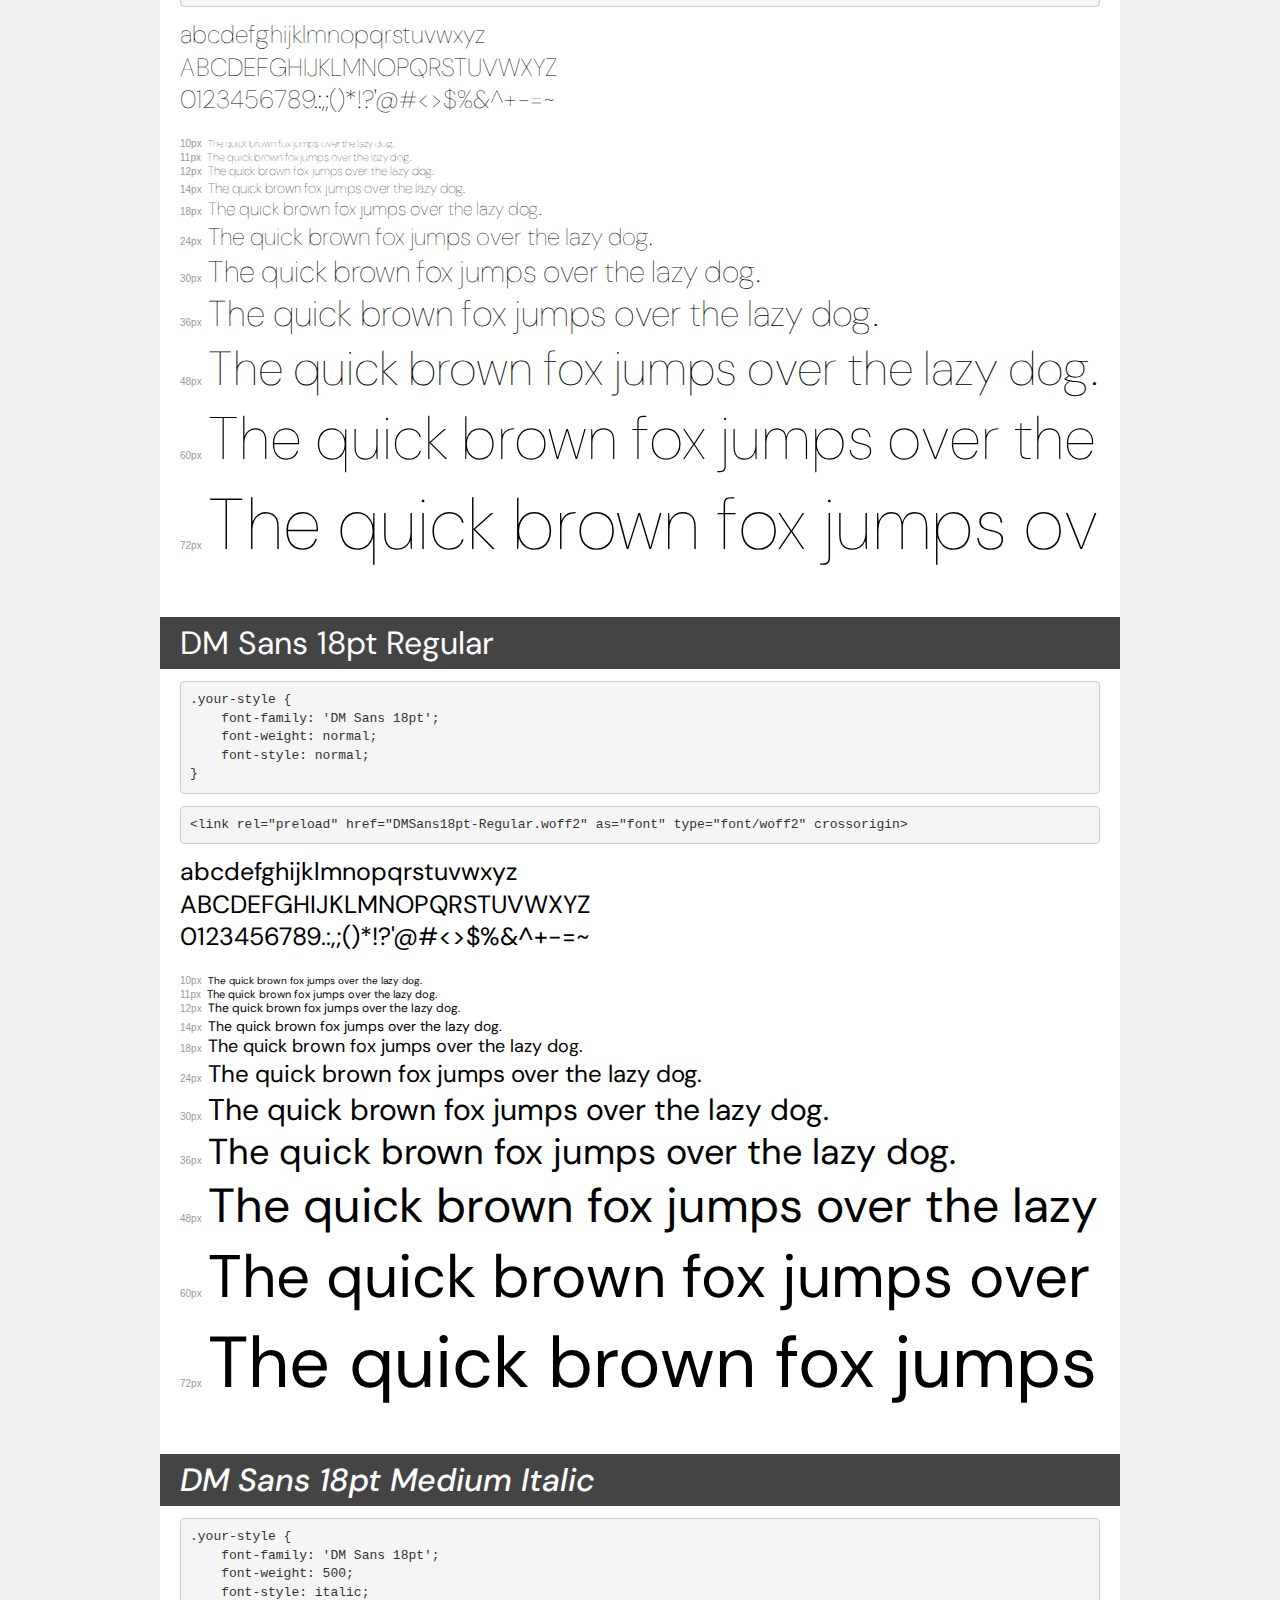
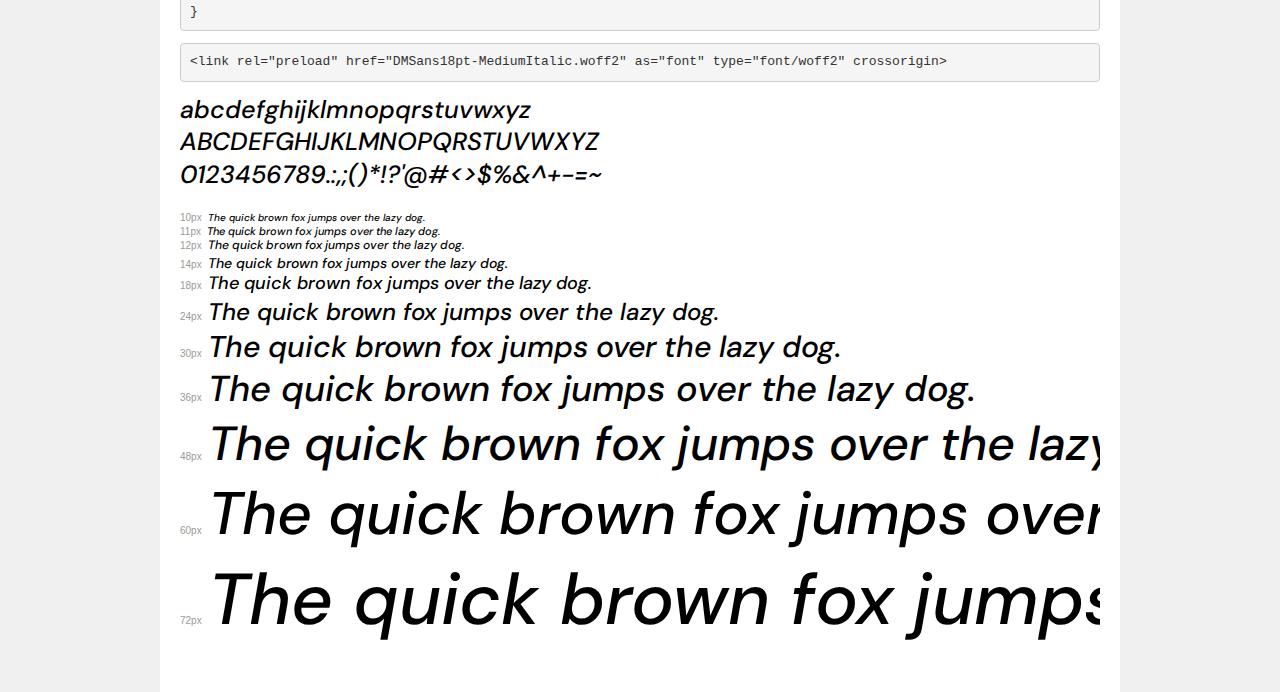
<file: css/DM sans/demo.html>
<!DOCTYPE html>
<html lang="en">
<head>
    <meta charset="utf-8">
    <meta http-equiv="X-UA-Compatible" content="IE=edge">
    <meta name="viewport" content="width=device-width, initial-scale=1">
    <meta name="robots" content="noindex, noarchive">
    <meta name="format-detection" content="telephone=no">
    <title>Transfonter demo</title>
    <link href="stylesheet.css" rel="stylesheet">
    <style>
        /*
        http://meyerweb.com/eric/tools/css/reset/
        v2.0 | 20110126
        License: none (public domain)
        */
        html, body, div, span, applet, object, iframe,
        h1, h2, h3, h4, h5, h6, p, blockquote, pre,
        a, abbr, acronym, address, big, cite, code,
        del, dfn, em, img, ins, kbd, q, s, samp,
        small, strike, strong, sub, sup, tt, var,
        b, u, i, center,
        dl, dt, dd, ol, ul, li,
        fieldset, form, label, legend,
        table, caption, tbody, tfoot, thead, tr, th, td,
        article, aside, canvas, details, embed,
        figure, figcaption, footer, header, hgroup,
        menu, nav, output, ruby, section, summary,
        time, mark, audio, video {
            margin: 0;
            padding: 0;
            border: 0;
            font-size: 100%;
            font: inherit;
            vertical-align: baseline;
        }
        /* HTML5 display-role reset for older browsers */
        article, aside, details, figcaption, figure,
        footer, header, hgroup, menu, nav, section {
            display: block;
        }
        body {
            line-height: 1;
        }
        ol, ul {
            list-style: none;
        }
        blockquote, q {
            quotes: none;
        }
        blockquote:before, blockquote:after,
        q:before, q:after {
            content: '';
            content: none;
        }
        table {
            border-collapse: collapse;
            border-spacing: 0;
        }
        /* demo styles */
        body {
            background: #f0f0f0;
            color: #000;
        }
        .page {
            background: #fff;
            width: 920px;
            margin: 0 auto;
            padding: 20px 20px 0 20px;
            overflow: hidden;
        }
        .font-container {
            overflow-x: auto;
            overflow-y: hidden;
            margin-bottom: 40px;
            line-height: 1.3;
            white-space: nowrap;
            padding-bottom: 5px;
        }
        h1 {
            position: relative;
            background: #444;
            font-size: 32px;
            color: #fff;
            padding: 10px 20px;
            margin: 0 -20px 12px -20px;
        }
        .letters {
            font-size: 25px;
            margin-bottom: 20px;
        }
        .s10:before {
            content: '10px';
        }
        .s11:before {
            content: '11px';
        }
        .s12:before {
            content: '12px';
        }
        .s14:before {
            content: '14px';
        }
        .s18:before {
            content: '18px';
        }
        .s24:before {
            content: '24px';
        }
        .s30:before {
            content: '30px';
        }
        .s36:before {
            content: '36px';
        }
        .s48:before {
            content: '48px';
        }
        .s60:before {
            content: '60px';
        }
        .s72:before {
            content: '72px';
        }
        .s10:before, .s11:before, .s12:before, .s14:before,
        .s18:before, .s24:before, .s30:before, .s36:before,
        .s48:before, .s60:before, .s72:before {
            font-family: Arial, sans-serif;
            font-size: 10px;
            font-weight: normal;
            font-style: normal;
            color: #999;
            padding-right: 6px;
        }
        pre {
            display: block;
            padding: 9px;
            margin: 0 0 12px;
            font-family: Monaco, Menlo, Consolas, "Courier New", monospace;
            font-size: 13px;
            line-height: 1.428571429;
            color: #333;
            font-weight: normal;
            font-style: normal;
            background-color: #f5f5f5;
            border: 1px solid #ccc;
            overflow-x: auto;
            border-radius: 4px;
        }
        /* responsive */
        @media (max-width: 959px) {
            .page {
                width: auto;
                margin: 0;
            }
        }
    </style>
</head>
<body>
<div class="page">
    <div class="demo">
        <h1 style="font-family: 'DM Sans 18pt'; font-weight: 900; font-style: normal;">DM Sans 18pt Black</h1>
        <pre title="Usage">.your-style {
    font-family: 'DM Sans 18pt';
    font-weight: 900;
    font-style: normal;
}</pre>
        <pre title="Preload (optional)">
&lt;link rel=&quot;preload&quot; href=&quot;DMSans18pt-Black.woff2&quot; as=&quot;font&quot; type=&quot;font/woff2&quot; crossorigin&gt;</pre>
        <div class="font-container" style="font-family: 'DM Sans 18pt'; font-weight: 900; font-style: normal;">
            <p class="letters">
                abcdefghijklmnopqrstuvwxyz<br>
ABCDEFGHIJKLMNOPQRSTUVWXYZ<br>
                0123456789.:,;()*!?'@#&lt;&gt;$%&^+-=~
            </p>
            <p class="s10" style="font-size: 10px;">The quick brown fox jumps over the lazy dog.</p>
            <p class="s11" style="font-size: 11px;">The quick brown fox jumps over the lazy dog.</p>
            <p class="s12" style="font-size: 12px;">The quick brown fox jumps over the lazy dog.</p>
            <p class="s14" style="font-size: 14px;">The quick brown fox jumps over the lazy dog.</p>
            <p class="s18" style="font-size: 18px;">The quick brown fox jumps over the lazy dog.</p>
            <p class="s24" style="font-size: 24px;">The quick brown fox jumps over the lazy dog.</p>
            <p class="s30" style="font-size: 30px;">The quick brown fox jumps over the lazy dog.</p>
            <p class="s36" style="font-size: 36px;">The quick brown fox jumps over the lazy dog.</p>
            <p class="s48" style="font-size: 48px;">The quick brown fox jumps over the lazy dog.</p>
            <p class="s60" style="font-size: 60px;">The quick brown fox jumps over the lazy dog.</p>
            <p class="s72" style="font-size: 72px;">The quick brown fox jumps over the lazy dog.</p>
        </div>
    </div>

    <div class="demo">
        <h1 style="font-family: 'DM Sans 18pt'; font-weight: bold; font-style: normal;">DM Sans 18pt Bold</h1>
        <pre title="Usage">.your-style {
    font-family: 'DM Sans 18pt';
    font-weight: bold;
    font-style: normal;
}</pre>
        <pre title="Preload (optional)">
&lt;link rel=&quot;preload&quot; href=&quot;DMSans18pt-Bold.woff2&quot; as=&quot;font&quot; type=&quot;font/woff2&quot; crossorigin&gt;</pre>
        <div class="font-container" style="font-family: 'DM Sans 18pt'; font-weight: bold; font-style: normal;">
            <p class="letters">
                abcdefghijklmnopqrstuvwxyz<br>
ABCDEFGHIJKLMNOPQRSTUVWXYZ<br>
                0123456789.:,;()*!?'@#&lt;&gt;$%&^+-=~
            </p>
            <p class="s10" style="font-size: 10px;">The quick brown fox jumps over the lazy dog.</p>
            <p class="s11" style="font-size: 11px;">The quick brown fox jumps over the lazy dog.</p>
            <p class="s12" style="font-size: 12px;">The quick brown fox jumps over the lazy dog.</p>
            <p class="s14" style="font-size: 14px;">The quick brown fox jumps over the lazy dog.</p>
            <p class="s18" style="font-size: 18px;">The quick brown fox jumps over the lazy dog.</p>
            <p class="s24" style="font-size: 24px;">The quick brown fox jumps over the lazy dog.</p>
            <p class="s30" style="font-size: 30px;">The quick brown fox jumps over the lazy dog.</p>
            <p class="s36" style="font-size: 36px;">The quick brown fox jumps over the lazy dog.</p>
            <p class="s48" style="font-size: 48px;">The quick brown fox jumps over the lazy dog.</p>
            <p class="s60" style="font-size: 60px;">The quick brown fox jumps over the lazy dog.</p>
            <p class="s72" style="font-size: 72px;">The quick brown fox jumps over the lazy dog.</p>
        </div>
    </div>

    <div class="demo">
        <h1 style="font-family: 'DM Sans 18pt'; font-weight: 900; font-style: italic;">DM Sans 18pt Black Italic</h1>
        <pre title="Usage">.your-style {
    font-family: 'DM Sans 18pt';
    font-weight: 900;
    font-style: italic;
}</pre>
        <pre title="Preload (optional)">
&lt;link rel=&quot;preload&quot; href=&quot;DMSans18pt-BlackItalic.woff2&quot; as=&quot;font&quot; type=&quot;font/woff2&quot; crossorigin&gt;</pre>
        <div class="font-container" style="font-family: 'DM Sans 18pt'; font-weight: 900; font-style: italic;">
            <p class="letters">
                abcdefghijklmnopqrstuvwxyz<br>
ABCDEFGHIJKLMNOPQRSTUVWXYZ<br>
                0123456789.:,;()*!?'@#&lt;&gt;$%&^+-=~
            </p>
            <p class="s10" style="font-size: 10px;">The quick brown fox jumps over the lazy dog.</p>
            <p class="s11" style="font-size: 11px;">The quick brown fox jumps over the lazy dog.</p>
            <p class="s12" style="font-size: 12px;">The quick brown fox jumps over the lazy dog.</p>
            <p class="s14" style="font-size: 14px;">The quick brown fox jumps over the lazy dog.</p>
            <p class="s18" style="font-size: 18px;">The quick brown fox jumps over the lazy dog.</p>
            <p class="s24" style="font-size: 24px;">The quick brown fox jumps over the lazy dog.</p>
            <p class="s30" style="font-size: 30px;">The quick brown fox jumps over the lazy dog.</p>
            <p class="s36" style="font-size: 36px;">The quick brown fox jumps over the lazy dog.</p>
            <p class="s48" style="font-size: 48px;">The quick brown fox jumps over the lazy dog.</p>
            <p class="s60" style="font-size: 60px;">The quick brown fox jumps over the lazy dog.</p>
            <p class="s72" style="font-size: 72px;">The quick brown fox jumps over the lazy dog.</p>
        </div>
    </div>

    <div class="demo">
        <h1 style="font-family: 'DM Sans 18pt'; font-weight: bold; font-style: italic;">DM Sans 18pt Bold Italic</h1>
        <pre title="Usage">.your-style {
    font-family: 'DM Sans 18pt';
    font-weight: bold;
    font-style: italic;
}</pre>
        <pre title="Preload (optional)">
&lt;link rel=&quot;preload&quot; href=&quot;DMSans18pt-BoldItalic.woff2&quot; as=&quot;font&quot; type=&quot;font/woff2&quot; crossorigin&gt;</pre>
        <div class="font-container" style="font-family: 'DM Sans 18pt'; font-weight: bold; font-style: italic;">
            <p class="letters">
                abcdefghijklmnopqrstuvwxyz<br>
ABCDEFGHIJKLMNOPQRSTUVWXYZ<br>
                0123456789.:,;()*!?'@#&lt;&gt;$%&^+-=~
            </p>
            <p class="s10" style="font-size: 10px;">The quick brown fox jumps over the lazy dog.</p>
            <p class="s11" style="font-size: 11px;">The quick brown fox jumps over the lazy dog.</p>
            <p class="s12" style="font-size: 12px;">The quick brown fox jumps over the lazy dog.</p>
            <p class="s14" style="font-size: 14px;">The quick brown fox jumps over the lazy dog.</p>
            <p class="s18" style="font-size: 18px;">The quick brown fox jumps over the lazy dog.</p>
            <p class="s24" style="font-size: 24px;">The quick brown fox jumps over the lazy dog.</p>
            <p class="s30" style="font-size: 30px;">The quick brown fox jumps over the lazy dog.</p>
            <p class="s36" style="font-size: 36px;">The quick brown fox jumps over the lazy dog.</p>
            <p class="s48" style="font-size: 48px;">The quick brown fox jumps over the lazy dog.</p>
            <p class="s60" style="font-size: 60px;">The quick brown fox jumps over the lazy dog.</p>
            <p class="s72" style="font-size: 72px;">The quick brown fox jumps over the lazy dog.</p>
        </div>
    </div>

    <div class="demo">
        <h1 style="font-family: 'DM Sans 18pt'; font-weight: 200; font-style: normal;">DM Sans 18pt ExtraLight</h1>
        <pre title="Usage">.your-style {
    font-family: 'DM Sans 18pt';
    font-weight: 200;
    font-style: normal;
}</pre>
        <pre title="Preload (optional)">
&lt;link rel=&quot;preload&quot; href=&quot;DMSans18pt-ExtraLight.woff2&quot; as=&quot;font&quot; type=&quot;font/woff2&quot; crossorigin&gt;</pre>
        <div class="font-container" style="font-family: 'DM Sans 18pt'; font-weight: 200; font-style: normal;">
            <p class="letters">
                abcdefghijklmnopqrstuvwxyz<br>
ABCDEFGHIJKLMNOPQRSTUVWXYZ<br>
                0123456789.:,;()*!?'@#&lt;&gt;$%&^+-=~
            </p>
            <p class="s10" style="font-size: 10px;">The quick brown fox jumps over the lazy dog.</p>
            <p class="s11" style="font-size: 11px;">The quick brown fox jumps over the lazy dog.</p>
            <p class="s12" style="font-size: 12px;">The quick brown fox jumps over the lazy dog.</p>
            <p class="s14" style="font-size: 14px;">The quick brown fox jumps over the lazy dog.</p>
            <p class="s18" style="font-size: 18px;">The quick brown fox jumps over the lazy dog.</p>
            <p class="s24" style="font-size: 24px;">The quick brown fox jumps over the lazy dog.</p>
            <p class="s30" style="font-size: 30px;">The quick brown fox jumps over the lazy dog.</p>
            <p class="s36" style="font-size: 36px;">The quick brown fox jumps over the lazy dog.</p>
            <p class="s48" style="font-size: 48px;">The quick brown fox jumps over the lazy dog.</p>
            <p class="s60" style="font-size: 60px;">The quick brown fox jumps over the lazy dog.</p>
            <p class="s72" style="font-size: 72px;">The quick brown fox jumps over the lazy dog.</p>
        </div>
    </div>

    <div class="demo">
        <h1 style="font-family: 'DM Sans 18pt'; font-weight: bold; font-style: italic;">DM Sans 18pt ExtraBold Italic</h1>
        <pre title="Usage">.your-style {
    font-family: 'DM Sans 18pt';
    font-weight: bold;
    font-style: italic;
}</pre>
        <pre title="Preload (optional)">
&lt;link rel=&quot;preload&quot; href=&quot;DMSans18pt-ExtraBoldItalic.woff2&quot; as=&quot;font&quot; type=&quot;font/woff2&quot; crossorigin&gt;</pre>
        <div class="font-container" style="font-family: 'DM Sans 18pt'; font-weight: bold; font-style: italic;">
            <p class="letters">
                abcdefghijklmnopqrstuvwxyz<br>
ABCDEFGHIJKLMNOPQRSTUVWXYZ<br>
                0123456789.:,;()*!?'@#&lt;&gt;$%&^+-=~
            </p>
            <p class="s10" style="font-size: 10px;">The quick brown fox jumps over the lazy dog.</p>
            <p class="s11" style="font-size: 11px;">The quick brown fox jumps over the lazy dog.</p>
            <p class="s12" style="font-size: 12px;">The quick brown fox jumps over the lazy dog.</p>
            <p class="s14" style="font-size: 14px;">The quick brown fox jumps over the lazy dog.</p>
            <p class="s18" style="font-size: 18px;">The quick brown fox jumps over the lazy dog.</p>
            <p class="s24" style="font-size: 24px;">The quick brown fox jumps over the lazy dog.</p>
            <p class="s30" style="font-size: 30px;">The quick brown fox jumps over the lazy dog.</p>
            <p class="s36" style="font-size: 36px;">The quick brown fox jumps over the lazy dog.</p>
            <p class="s48" style="font-size: 48px;">The quick brown fox jumps over the lazy dog.</p>
            <p class="s60" style="font-size: 60px;">The quick brown fox jumps over the lazy dog.</p>
            <p class="s72" style="font-size: 72px;">The quick brown fox jumps over the lazy dog.</p>
        </div>
    </div>

    <div class="demo">
        <h1 style="font-family: 'DM Sans 18pt'; font-weight: bold; font-style: normal;">DM Sans 18pt ExtraBold</h1>
        <pre title="Usage">.your-style {
    font-family: 'DM Sans 18pt';
    font-weight: bold;
    font-style: normal;
}</pre>
        <pre title="Preload (optional)">
&lt;link rel=&quot;preload&quot; href=&quot;DMSans18pt-ExtraBold.woff2&quot; as=&quot;font&quot; type=&quot;font/woff2&quot; crossorigin&gt;</pre>
        <div class="font-container" style="font-family: 'DM Sans 18pt'; font-weight: bold; font-style: normal;">
            <p class="letters">
                abcdefghijklmnopqrstuvwxyz<br>
ABCDEFGHIJKLMNOPQRSTUVWXYZ<br>
                0123456789.:,;()*!?'@#&lt;&gt;$%&^+-=~
            </p>
            <p class="s10" style="font-size: 10px;">The quick brown fox jumps over the lazy dog.</p>
            <p class="s11" style="font-size: 11px;">The quick brown fox jumps over the lazy dog.</p>
            <p class="s12" style="font-size: 12px;">The quick brown fox jumps over the lazy dog.</p>
            <p class="s14" style="font-size: 14px;">The quick brown fox jumps over the lazy dog.</p>
            <p class="s18" style="font-size: 18px;">The quick brown fox jumps over the lazy dog.</p>
            <p class="s24" style="font-size: 24px;">The quick brown fox jumps over the lazy dog.</p>
            <p class="s30" style="font-size: 30px;">The quick brown fox jumps over the lazy dog.</p>
            <p class="s36" style="font-size: 36px;">The quick brown fox jumps over the lazy dog.</p>
            <p class="s48" style="font-size: 48px;">The quick brown fox jumps over the lazy dog.</p>
            <p class="s60" style="font-size: 60px;">The quick brown fox jumps over the lazy dog.</p>
            <p class="s72" style="font-size: 72px;">The quick brown fox jumps over the lazy dog.</p>
        </div>
    </div>

    <div class="demo">
        <h1 style="font-family: 'DM Sans 18pt'; font-weight: 200; font-style: italic;">DM Sans 18pt ExtraLight Italic</h1>
        <pre title="Usage">.your-style {
    font-family: 'DM Sans 18pt';
    font-weight: 200;
    font-style: italic;
}</pre>
        <pre title="Preload (optional)">
&lt;link rel=&quot;preload&quot; href=&quot;DMSans18pt-ExtraLightItalic.woff2&quot; as=&quot;font&quot; type=&quot;font/woff2&quot; crossorigin&gt;</pre>
        <div class="font-container" style="font-family: 'DM Sans 18pt'; font-weight: 200; font-style: italic;">
            <p class="letters">
                abcdefghijklmnopqrstuvwxyz<br>
ABCDEFGHIJKLMNOPQRSTUVWXYZ<br>
                0123456789.:,;()*!?'@#&lt;&gt;$%&^+-=~
            </p>
            <p class="s10" style="font-size: 10px;">The quick brown fox jumps over the lazy dog.</p>
            <p class="s11" style="font-size: 11px;">The quick brown fox jumps over the lazy dog.</p>
            <p class="s12" style="font-size: 12px;">The quick brown fox jumps over the lazy dog.</p>
            <p class="s14" style="font-size: 14px;">The quick brown fox jumps over the lazy dog.</p>
            <p class="s18" style="font-size: 18px;">The quick brown fox jumps over the lazy dog.</p>
            <p class="s24" style="font-size: 24px;">The quick brown fox jumps over the lazy dog.</p>
            <p class="s30" style="font-size: 30px;">The quick brown fox jumps over the lazy dog.</p>
            <p class="s36" style="font-size: 36px;">The quick brown fox jumps over the lazy dog.</p>
            <p class="s48" style="font-size: 48px;">The quick brown fox jumps over the lazy dog.</p>
            <p class="s60" style="font-size: 60px;">The quick brown fox jumps over the lazy dog.</p>
            <p class="s72" style="font-size: 72px;">The quick brown fox jumps over the lazy dog.</p>
        </div>
    </div>

    <div class="demo">
        <h1 style="font-family: 'DM Sans 18pt'; font-weight: 100; font-style: italic;">DM Sans 18pt Thin Italic</h1>
        <pre title="Usage">.your-style {
    font-family: 'DM Sans 18pt';
    font-weight: 100;
    font-style: italic;
}</pre>
        <pre title="Preload (optional)">
&lt;link rel=&quot;preload&quot; href=&quot;DMSans18pt-ThinItalic.woff2&quot; as=&quot;font&quot; type=&quot;font/woff2&quot; crossorigin&gt;</pre>
        <div class="font-container" style="font-family: 'DM Sans 18pt'; font-weight: 100; font-style: italic;">
            <p class="letters">
                abcdefghijklmnopqrstuvwxyz<br>
ABCDEFGHIJKLMNOPQRSTUVWXYZ<br>
                0123456789.:,;()*!?'@#&lt;&gt;$%&^+-=~
            </p>
            <p class="s10" style="font-size: 10px;">The quick brown fox jumps over the lazy dog.</p>
            <p class="s11" style="font-size: 11px;">The quick brown fox jumps over the lazy dog.</p>
            <p class="s12" style="font-size: 12px;">The quick brown fox jumps over the lazy dog.</p>
            <p class="s14" style="font-size: 14px;">The quick brown fox jumps over the lazy dog.</p>
            <p class="s18" style="font-size: 18px;">The quick brown fox jumps over the lazy dog.</p>
            <p class="s24" style="font-size: 24px;">The quick brown fox jumps over the lazy dog.</p>
            <p class="s30" style="font-size: 30px;">The quick brown fox jumps over the lazy dog.</p>
            <p class="s36" style="font-size: 36px;">The quick brown fox jumps over the lazy dog.</p>
            <p class="s48" style="font-size: 48px;">The quick brown fox jumps over the lazy dog.</p>
            <p class="s60" style="font-size: 60px;">The quick brown fox jumps over the lazy dog.</p>
            <p class="s72" style="font-size: 72px;">The quick brown fox jumps over the lazy dog.</p>
        </div>
    </div>

    <div class="demo">
        <h1 style="font-family: 'DM Sans 18pt'; font-weight: 600; font-style: italic;">DM Sans 18pt SemiBold Italic</h1>
        <pre title="Usage">.your-style {
    font-family: 'DM Sans 18pt';
    font-weight: 600;
    font-style: italic;
}</pre>
        <pre title="Preload (optional)">
&lt;link rel=&quot;preload&quot; href=&quot;DMSans18pt-SemiBoldItalic.woff2&quot; as=&quot;font&quot; type=&quot;font/woff2&quot; crossorigin&gt;</pre>
        <div class="font-container" style="font-family: 'DM Sans 18pt'; font-weight: 600; font-style: italic;">
            <p class="letters">
                abcdefghijklmnopqrstuvwxyz<br>
ABCDEFGHIJKLMNOPQRSTUVWXYZ<br>
                0123456789.:,;()*!?'@#&lt;&gt;$%&^+-=~
            </p>
            <p class="s10" style="font-size: 10px;">The quick brown fox jumps over the lazy dog.</p>
            <p class="s11" style="font-size: 11px;">The quick brown fox jumps over the lazy dog.</p>
            <p class="s12" style="font-size: 12px;">The quick brown fox jumps over the lazy dog.</p>
            <p class="s14" style="font-size: 14px;">The quick brown fox jumps over the lazy dog.</p>
            <p class="s18" style="font-size: 18px;">The quick brown fox jumps over the lazy dog.</p>
            <p class="s24" style="font-size: 24px;">The quick brown fox jumps over the lazy dog.</p>
            <p class="s30" style="font-size: 30px;">The quick brown fox jumps over the lazy dog.</p>
            <p class="s36" style="font-size: 36px;">The quick brown fox jumps over the lazy dog.</p>
            <p class="s48" style="font-size: 48px;">The quick brown fox jumps over the lazy dog.</p>
            <p class="s60" style="font-size: 60px;">The quick brown fox jumps over the lazy dog.</p>
            <p class="s72" style="font-size: 72px;">The quick brown fox jumps over the lazy dog.</p>
        </div>
    </div>

    <div class="demo">
        <h1 style="font-family: 'DM Sans 18pt'; font-weight: normal; font-style: italic;">DM Sans 18pt Italic</h1>
        <pre title="Usage">.your-style {
    font-family: 'DM Sans 18pt';
    font-weight: normal;
    font-style: italic;
}</pre>
        <pre title="Preload (optional)">
&lt;link rel=&quot;preload&quot; href=&quot;DMSans18pt-Italic.woff2&quot; as=&quot;font&quot; type=&quot;font/woff2&quot; crossorigin&gt;</pre>
        <div class="font-container" style="font-family: 'DM Sans 18pt'; font-weight: normal; font-style: italic;">
            <p class="letters">
                abcdefghijklmnopqrstuvwxyz<br>
ABCDEFGHIJKLMNOPQRSTUVWXYZ<br>
                0123456789.:,;()*!?'@#&lt;&gt;$%&^+-=~
            </p>
            <p class="s10" style="font-size: 10px;">The quick brown fox jumps over the lazy dog.</p>
            <p class="s11" style="font-size: 11px;">The quick brown fox jumps over the lazy dog.</p>
            <p class="s12" style="font-size: 12px;">The quick brown fox jumps over the lazy dog.</p>
            <p class="s14" style="font-size: 14px;">The quick brown fox jumps over the lazy dog.</p>
            <p class="s18" style="font-size: 18px;">The quick brown fox jumps over the lazy dog.</p>
            <p class="s24" style="font-size: 24px;">The quick brown fox jumps over the lazy dog.</p>
            <p class="s30" style="font-size: 30px;">The quick brown fox jumps over the lazy dog.</p>
            <p class="s36" style="font-size: 36px;">The quick brown fox jumps over the lazy dog.</p>
            <p class="s48" style="font-size: 48px;">The quick brown fox jumps over the lazy dog.</p>
            <p class="s60" style="font-size: 60px;">The quick brown fox jumps over the lazy dog.</p>
            <p class="s72" style="font-size: 72px;">The quick brown fox jumps over the lazy dog.</p>
        </div>
    </div>

    <div class="demo">
        <h1 style="font-family: 'DM Sans 18pt'; font-weight: 300; font-style: normal;">DM Sans 18pt Light</h1>
        <pre title="Usage">.your-style {
    font-family: 'DM Sans 18pt';
    font-weight: 300;
    font-style: normal;
}</pre>
        <pre title="Preload (optional)">
&lt;link rel=&quot;preload&quot; href=&quot;DMSans18pt-Light.woff2&quot; as=&quot;font&quot; type=&quot;font/woff2&quot; crossorigin&gt;</pre>
        <div class="font-container" style="font-family: 'DM Sans 18pt'; font-weight: 300; font-style: normal;">
            <p class="letters">
                abcdefghijklmnopqrstuvwxyz<br>
ABCDEFGHIJKLMNOPQRSTUVWXYZ<br>
                0123456789.:,;()*!?'@#&lt;&gt;$%&^+-=~
            </p>
            <p class="s10" style="font-size: 10px;">The quick brown fox jumps over the lazy dog.</p>
            <p class="s11" style="font-size: 11px;">The quick brown fox jumps over the lazy dog.</p>
            <p class="s12" style="font-size: 12px;">The quick brown fox jumps over the lazy dog.</p>
            <p class="s14" style="font-size: 14px;">The quick brown fox jumps over the lazy dog.</p>
            <p class="s18" style="font-size: 18px;">The quick brown fox jumps over the lazy dog.</p>
            <p class="s24" style="font-size: 24px;">The quick brown fox jumps over the lazy dog.</p>
            <p class="s30" style="font-size: 30px;">The quick brown fox jumps over the lazy dog.</p>
            <p class="s36" style="font-size: 36px;">The quick brown fox jumps over the lazy dog.</p>
            <p class="s48" style="font-size: 48px;">The quick brown fox jumps over the lazy dog.</p>
            <p class="s60" style="font-size: 60px;">The quick brown fox jumps over the lazy dog.</p>
            <p class="s72" style="font-size: 72px;">The quick brown fox jumps over the lazy dog.</p>
        </div>
    </div>

    <div class="demo">
        <h1 style="font-family: 'DM Sans 18pt'; font-weight: 300; font-style: italic;">DM Sans 18pt Light Italic</h1>
        <pre title="Usage">.your-style {
    font-family: 'DM Sans 18pt';
    font-weight: 300;
    font-style: italic;
}</pre>
        <pre title="Preload (optional)">
&lt;link rel=&quot;preload&quot; href=&quot;DMSans18pt-LightItalic.woff2&quot; as=&quot;font&quot; type=&quot;font/woff2&quot; crossorigin&gt;</pre>
        <div class="font-container" style="font-family: 'DM Sans 18pt'; font-weight: 300; font-style: italic;">
            <p class="letters">
                abcdefghijklmnopqrstuvwxyz<br>
ABCDEFGHIJKLMNOPQRSTUVWXYZ<br>
                0123456789.:,;()*!?'@#&lt;&gt;$%&^+-=~
            </p>
            <p class="s10" style="font-size: 10px;">The quick brown fox jumps over the lazy dog.</p>
            <p class="s11" style="font-size: 11px;">The quick brown fox jumps over the lazy dog.</p>
            <p class="s12" style="font-size: 12px;">The quick brown fox jumps over the lazy dog.</p>
            <p class="s14" style="font-size: 14px;">The quick brown fox jumps over the lazy dog.</p>
            <p class="s18" style="font-size: 18px;">The quick brown fox jumps over the lazy dog.</p>
            <p class="s24" style="font-size: 24px;">The quick brown fox jumps over the lazy dog.</p>
            <p class="s30" style="font-size: 30px;">The quick brown fox jumps over the lazy dog.</p>
            <p class="s36" style="font-size: 36px;">The quick brown fox jumps over the lazy dog.</p>
            <p class="s48" style="font-size: 48px;">The quick brown fox jumps over the lazy dog.</p>
            <p class="s60" style="font-size: 60px;">The quick brown fox jumps over the lazy dog.</p>
            <p class="s72" style="font-size: 72px;">The quick brown fox jumps over the lazy dog.</p>
        </div>
    </div>

    <div class="demo">
        <h1 style="font-family: 'DM Sans 18pt'; font-weight: 600; font-style: normal;">DM Sans 18pt SemiBold</h1>
        <pre title="Usage">.your-style {
    font-family: 'DM Sans 18pt';
    font-weight: 600;
    font-style: normal;
}</pre>
        <pre title="Preload (optional)">
&lt;link rel=&quot;preload&quot; href=&quot;DMSans18pt-SemiBold.woff2&quot; as=&quot;font&quot; type=&quot;font/woff2&quot; crossorigin&gt;</pre>
        <div class="font-container" style="font-family: 'DM Sans 18pt'; font-weight: 600; font-style: normal;">
            <p class="letters">
                abcdefghijklmnopqrstuvwxyz<br>
ABCDEFGHIJKLMNOPQRSTUVWXYZ<br>
                0123456789.:,;()*!?'@#&lt;&gt;$%&^+-=~
            </p>
            <p class="s10" style="font-size: 10px;">The quick brown fox jumps over the lazy dog.</p>
            <p class="s11" style="font-size: 11px;">The quick brown fox jumps over the lazy dog.</p>
            <p class="s12" style="font-size: 12px;">The quick brown fox jumps over the lazy dog.</p>
            <p class="s14" style="font-size: 14px;">The quick brown fox jumps over the lazy dog.</p>
            <p class="s18" style="font-size: 18px;">The quick brown fox jumps over the lazy dog.</p>
            <p class="s24" style="font-size: 24px;">The quick brown fox jumps over the lazy dog.</p>
            <p class="s30" style="font-size: 30px;">The quick brown fox jumps over the lazy dog.</p>
            <p class="s36" style="font-size: 36px;">The quick brown fox jumps over the lazy dog.</p>
            <p class="s48" style="font-size: 48px;">The quick brown fox jumps over the lazy dog.</p>
            <p class="s60" style="font-size: 60px;">The quick brown fox jumps over the lazy dog.</p>
            <p class="s72" style="font-size: 72px;">The quick brown fox jumps over the lazy dog.</p>
        </div>
    </div>

    <div class="demo">
        <h1 style="font-family: 'DM Sans 18pt'; font-weight: 500; font-style: normal;">DM Sans 18pt Medium</h1>
        <pre title="Usage">.your-style {
    font-family: 'DM Sans 18pt';
    font-weight: 500;
    font-style: normal;
}</pre>
        <pre title="Preload (optional)">
&lt;link rel=&quot;preload&quot; href=&quot;DMSans18pt-Medium.woff2&quot; as=&quot;font&quot; type=&quot;font/woff2&quot; crossorigin&gt;</pre>
        <div class="font-container" style="font-family: 'DM Sans 18pt'; font-weight: 500; font-style: normal;">
            <p class="letters">
                abcdefghijklmnopqrstuvwxyz<br>
ABCDEFGHIJKLMNOPQRSTUVWXYZ<br>
                0123456789.:,;()*!?'@#&lt;&gt;$%&^+-=~
            </p>
            <p class="s10" style="font-size: 10px;">The quick brown fox jumps over the lazy dog.</p>
            <p class="s11" style="font-size: 11px;">The quick brown fox jumps over the lazy dog.</p>
            <p class="s12" style="font-size: 12px;">The quick brown fox jumps over the lazy dog.</p>
            <p class="s14" style="font-size: 14px;">The quick brown fox jumps over the lazy dog.</p>
            <p class="s18" style="font-size: 18px;">The quick brown fox jumps over the lazy dog.</p>
            <p class="s24" style="font-size: 24px;">The quick brown fox jumps over the lazy dog.</p>
            <p class="s30" style="font-size: 30px;">The quick brown fox jumps over the lazy dog.</p>
            <p class="s36" style="font-size: 36px;">The quick brown fox jumps over the lazy dog.</p>
            <p class="s48" style="font-size: 48px;">The quick brown fox jumps over the lazy dog.</p>
            <p class="s60" style="font-size: 60px;">The quick brown fox jumps over the lazy dog.</p>
            <p class="s72" style="font-size: 72px;">The quick brown fox jumps over the lazy dog.</p>
        </div>
    </div>

    <div class="demo">
        <h1 style="font-family: 'DM Sans 18pt'; font-weight: 100; font-style: normal;">DM Sans 18pt Thin</h1>
        <pre title="Usage">.your-style {
    font-family: 'DM Sans 18pt';
    font-weight: 100;
    font-style: normal;
}</pre>
        <pre title="Preload (optional)">
&lt;link rel=&quot;preload&quot; href=&quot;DMSans18pt-Thin.woff2&quot; as=&quot;font&quot; type=&quot;font/woff2&quot; crossorigin&gt;</pre>
        <div class="font-container" style="font-family: 'DM Sans 18pt'; font-weight: 100; font-style: normal;">
            <p class="letters">
                abcdefghijklmnopqrstuvwxyz<br>
ABCDEFGHIJKLMNOPQRSTUVWXYZ<br>
                0123456789.:,;()*!?'@#&lt;&gt;$%&^+-=~
            </p>
            <p class="s10" style="font-size: 10px;">The quick brown fox jumps over the lazy dog.</p>
            <p class="s11" style="font-size: 11px;">The quick brown fox jumps over the lazy dog.</p>
            <p class="s12" style="font-size: 12px;">The quick brown fox jumps over the lazy dog.</p>
            <p class="s14" style="font-size: 14px;">The quick brown fox jumps over the lazy dog.</p>
            <p class="s18" style="font-size: 18px;">The quick brown fox jumps over the lazy dog.</p>
            <p class="s24" style="font-size: 24px;">The quick brown fox jumps over the lazy dog.</p>
            <p class="s30" style="font-size: 30px;">The quick brown fox jumps over the lazy dog.</p>
            <p class="s36" style="font-size: 36px;">The quick brown fox jumps over the lazy dog.</p>
            <p class="s48" style="font-size: 48px;">The quick brown fox jumps over the lazy dog.</p>
            <p class="s60" style="font-size: 60px;">The quick brown fox jumps over the lazy dog.</p>
            <p class="s72" style="font-size: 72px;">The quick brown fox jumps over the lazy dog.</p>
        </div>
    </div>

    <div class="demo">
        <h1 style="font-family: 'DM Sans 18pt'; font-weight: normal; font-style: normal;">DM Sans 18pt Regular</h1>
        <pre title="Usage">.your-style {
    font-family: 'DM Sans 18pt';
    font-weight: normal;
    font-style: normal;
}</pre>
        <pre title="Preload (optional)">
&lt;link rel=&quot;preload&quot; href=&quot;DMSans18pt-Regular.woff2&quot; as=&quot;font&quot; type=&quot;font/woff2&quot; crossorigin&gt;</pre>
        <div class="font-container" style="font-family: 'DM Sans 18pt'; font-weight: normal; font-style: normal;">
            <p class="letters">
                abcdefghijklmnopqrstuvwxyz<br>
ABCDEFGHIJKLMNOPQRSTUVWXYZ<br>
                0123456789.:,;()*!?'@#&lt;&gt;$%&^+-=~
            </p>
            <p class="s10" style="font-size: 10px;">The quick brown fox jumps over the lazy dog.</p>
            <p class="s11" style="font-size: 11px;">The quick brown fox jumps over the lazy dog.</p>
            <p class="s12" style="font-size: 12px;">The quick brown fox jumps over the lazy dog.</p>
            <p class="s14" style="font-size: 14px;">The quick brown fox jumps over the lazy dog.</p>
            <p class="s18" style="font-size: 18px;">The quick brown fox jumps over the lazy dog.</p>
            <p class="s24" style="font-size: 24px;">The quick brown fox jumps over the lazy dog.</p>
            <p class="s30" style="font-size: 30px;">The quick brown fox jumps over the lazy dog.</p>
            <p class="s36" style="font-size: 36px;">The quick brown fox jumps over the lazy dog.</p>
            <p class="s48" style="font-size: 48px;">The quick brown fox jumps over the lazy dog.</p>
            <p class="s60" style="font-size: 60px;">The quick brown fox jumps over the lazy dog.</p>
            <p class="s72" style="font-size: 72px;">The quick brown fox jumps over the lazy dog.</p>
        </div>
    </div>

    <div class="demo">
        <h1 style="font-family: 'DM Sans 18pt'; font-weight: 500; font-style: italic;">DM Sans 18pt Medium Italic</h1>
        <pre title="Usage">.your-style {
    font-family: 'DM Sans 18pt';
    font-weight: 500;
    font-style: italic;
}</pre>
        <pre title="Preload (optional)">
&lt;link rel=&quot;preload&quot; href=&quot;DMSans18pt-MediumItalic.woff2&quot; as=&quot;font&quot; type=&quot;font/woff2&quot; crossorigin&gt;</pre>
        <div class="font-container" style="font-family: 'DM Sans 18pt'; font-weight: 500; font-style: italic;">
            <p class="letters">
                abcdefghijklmnopqrstuvwxyz<br>
ABCDEFGHIJKLMNOPQRSTUVWXYZ<br>
                0123456789.:,;()*!?'@#&lt;&gt;$%&^+-=~
            </p>
            <p class="s10" style="font-size: 10px;">The quick brown fox jumps over the lazy dog.</p>
            <p class="s11" style="font-size: 11px;">The quick brown fox jumps over the lazy dog.</p>
            <p class="s12" style="font-size: 12px;">The quick brown fox jumps over the lazy dog.</p>
            <p class="s14" style="font-size: 14px;">The quick brown fox jumps over the lazy dog.</p>
            <p class="s18" style="font-size: 18px;">The quick brown fox jumps over the lazy dog.</p>
            <p class="s24" style="font-size: 24px;">The quick brown fox jumps over the lazy dog.</p>
            <p class="s30" style="font-size: 30px;">The quick brown fox jumps over the lazy dog.</p>
            <p class="s36" style="font-size: 36px;">The quick brown fox jumps over the lazy dog.</p>
            <p class="s48" style="font-size: 48px;">The quick brown fox jumps over the lazy dog.</p>
            <p class="s60" style="font-size: 60px;">The quick brown fox jumps over the lazy dog.</p>
            <p class="s72" style="font-size: 72px;">The quick brown fox jumps over the lazy dog.</p>
        </div>
    </div>

</div>
</body>
</html>
</file>
<file: css/DM sans/stylesheet.css>
@font-face {
    font-family: 'DM Sans 18pt';
    src: url('DMSans18pt-Black.woff2') format('woff2'),
        url('DMSans18pt-Black.woff') format('woff');
    font-weight: 900;
    font-style: normal;
    font-display: swap;
}

@font-face {
    font-family: 'DM Sans 18pt';
    src: url('DMSans18pt-Bold.woff2') format('woff2'),
        url('DMSans18pt-Bold.woff') format('woff');
    font-weight: bold;
    font-style: normal;
    font-display: swap;
}

@font-face {
    font-family: 'DM Sans 18pt';
    src: url('DMSans18pt-BlackItalic.woff2') format('woff2'),
        url('DMSans18pt-BlackItalic.woff') format('woff');
    font-weight: 900;
    font-style: italic;
    font-display: swap;
}

@font-face {
    font-family: 'DM Sans 18pt';
    src: url('DMSans18pt-BoldItalic.woff2') format('woff2'),
        url('DMSans18pt-BoldItalic.woff') format('woff');
    font-weight: bold;
    font-style: italic;
    font-display: swap;
}

@font-face {
    font-family: 'DM Sans 18pt';
    src: url('DMSans18pt-ExtraLight.woff2') format('woff2'),
        url('DMSans18pt-ExtraLight.woff') format('woff');
    font-weight: 200;
    font-style: normal;
    font-display: swap;
}

@font-face {
    font-family: 'DM Sans 18pt';
    src: url('DMSans18pt-ExtraBoldItalic.woff2') format('woff2'),
        url('DMSans18pt-ExtraBoldItalic.woff') format('woff');
    font-weight: bold;
    font-style: italic;
    font-display: swap;
}

@font-face {
    font-family: 'DM Sans 18pt';
    src: url('DMSans18pt-ExtraBold.woff2') format('woff2'),
        url('DMSans18pt-ExtraBold.woff') format('woff');
    font-weight: bold;
    font-style: normal;
    font-display: swap;
}

@font-face {
    font-family: 'DM Sans 18pt';
    src: url('DMSans18pt-ExtraLightItalic.woff2') format('woff2'),
        url('DMSans18pt-ExtraLightItalic.woff') format('woff');
    font-weight: 200;
    font-style: italic;
    font-display: swap;
}

@font-face {
    font-family: 'DM Sans 18pt';
    src: url('DMSans18pt-ThinItalic.woff2') format('woff2'),
        url('DMSans18pt-ThinItalic.woff') format('woff');
    font-weight: 100;
    font-style: italic;
    font-display: swap;
}

@font-face {
    font-family: 'DM Sans 18pt';
    src: url('DMSans18pt-SemiBoldItalic.woff2') format('woff2'),
        url('DMSans18pt-SemiBoldItalic.woff') format('woff');
    font-weight: 600;
    font-style: italic;
    font-display: swap;
}

@font-face {
    font-family: 'DM Sans 18pt';
    src: url('DMSans18pt-Italic.woff2') format('woff2'),
        url('DMSans18pt-Italic.woff') format('woff');
    font-weight: normal;
    font-style: italic;
    font-display: swap;
}

@font-face {
    font-family: 'DM Sans 18pt';
    src: url('DMSans18pt-Light.woff2') format('woff2'),
        url('DMSans18pt-Light.woff') format('woff');
    font-weight: 300;
    font-style: normal;
    font-display: swap;
}

@font-face {
    font-family: 'DM Sans 18pt';
    src: url('DMSans18pt-LightItalic.woff2') format('woff2'),
        url('DMSans18pt-LightItalic.woff') format('woff');
    font-weight: 300;
    font-style: italic;
    font-display: swap;
}

@font-face {
    font-family: 'DM Sans 18pt';
    src: url('DMSans18pt-SemiBold.woff2') format('woff2'),
        url('DMSans18pt-SemiBold.woff') format('woff');
    font-weight: 600;
    font-style: normal;
    font-display: swap;
}

@font-face {
    font-family: 'DM Sans 18pt';
    src: url('DMSans18pt-Medium.woff2') format('woff2'),
        url('DMSans18pt-Medium.woff') format('woff');
    font-weight: 500;
    font-style: normal;
    font-display: swap;
}

@font-face {
    font-family: 'DM Sans 18pt';
    src: url('DMSans18pt-Thin.woff2') format('woff2'),
        url('DMSans18pt-Thin.woff') format('woff');
    font-weight: 100;
    font-style: normal;
    font-display: swap;
}

@font-face {
    font-family: 'DM Sans 18pt';
    src: url('DMSans18pt-Regular.woff2') format('woff2'),
        url('DMSans18pt-Regular.woff') format('woff');
    font-weight: normal;
    font-style: normal;
    font-display: swap;
}

@font-face {
    font-family: 'DM Sans 18pt';
    src: url('DMSans18pt-MediumItalic.woff2') format('woff2'),
        url('DMSans18pt-MediumItalic.woff') format('woff');
    font-weight: 500;
    font-style: italic;
    font-display: swap;
}
</file>
<file: css/style.css>
:root {
  --color-white: #ffffff;
  --color-blck: #29294b;
  --color-gray: #696981;
  --color-green: #1acf9e;
  --color-purple: #9895ff;
}
* {
  margin: 0;
  padding: 0;
  box-sizing: border-box;
}
body {
  font-family: "DM Sans 18pt", sans-serif;
  color: var(--color-blck);
  background-color: #f9f9fe;
  position: relative;
}
p {
  line-height: 1.7;
}
html {
  scroll-behavior: smooth;
}
.container {
  max-width: 1248px;
  margin: 0 auto;
  padding: 0 15px;
}
img {
  max-width: 100%;
  display: block;
}
ul {
  list-style: none;
}
a {
  text-decoration: none;
  color: var(--color-blck);
  display: inline-block;
}
.row {
  display: flex;
  flex-wrap: wrap;
}
.d-flex {
  display: flex;
}
.position-relative {
  position: relative;
}
.align-center {
  align-items: center;
}
.justify-content-center {
  justify-content: center;
}
.justify-content-between {
  justify-content: space-between;
}
.text-center {
  text-align: center;
}
.w-65 {
  width: 65%;
}
.w-35 {
  width: 35%;
}

.op-8 {
  opacity: 0.8;
}
/* HEADER */
.header {
  padding: 20px 0px;
}

.logo {
  font-size: 24px;
}

.header nav ul li a {
  padding: 0 10px;
  font-weight: 600;
  align-items: center;
  letter-spacing: -0.48px;
}

.header nav ul li a > i {
  margin-left: 5px;
}

.header nav ul li:first-child {
  background-color: #f8f7ff;
  padding: 5px;
  border-radius: 10px;
}
.header-btns i {
  padding-right: 10px;
}

.header-btns .toggle i:first-child {
  margin-left: 10px;
}

.toggle {
  background-color: #f2f2f6;
  padding: 5px;
  border-radius: 15px;
  margin-left: 15px;
}

.btn1 {
  margin-left: 15px;
  padding: 10px 15px;
  background: linear-gradient(180deg, #9895ff 0%, #514dcc 100%);
  border-radius: 5px;
  color: var(--color-white);
  font-size: 18px;
  border: none;
}

/* INTRO */
.intro .container {
  max-width: 920px;
  margin: 0 auto;
  text-align: center;
}

.intro h1 {
  font-size: 52px;
  margin-bottom: 10px;
  font-weight: 700;
  padding-top: 70px;
  line-height: 62.4px;
  letter-spacing: -2.6px;
}

.intro h1 span {
  background: linear-gradient(180deg, #9895ff 0%, #514dcc 100%);
  background-clip: text;
  -webkit-background-clip: text;
  -webkit-text-fill-color: transparent;
}
.intro p {
  max-width: 640px;
  margin: 0 auto;
  padding: 0px 0 60px 0;
  font-size: 18px;
  color: var(--color-gray);
  line-height: 28px;
}

.line {
  border-bottom: 1px solid #e1e1e8;
  max-width: 1248px;
  margin: 0 auto;
}

/* TRENDING TOPICS */

.trending-topics {
  padding: 60px 0 90px 0;
}

.trending-topics p {
  text-align: center;
  color: var(--color-gray);
  font-weight: 600;
  padding-bottom: 10px;
}
.icon-set {
  text-align: center;
  max-width: 940px;
  justify-content: center;
  margin: 0 auto;
}

.icon {
  margin: 10px;
}
.icon a {
  padding: 10px 20px;
  font-weight: 700;
  font-size: 18px;
  background-color: #fdfdff;
  /* border: 1px solid gainsboro; */
  border-radius: 20px;
  box-shadow: rgba(114, 114, 255, 0.2) 0px 5px 20px 0px;
}
.icon a:hover {
  box-shadow: 0 5px 25px 0 rgba(114, 114, 255, 0.3);
  transition: 0.4s;
}

.icon a i {
  padding-right: 8px;
}

/* BLOG */

.blog-img {
  width: 824px;
  height: 465px;
  object-fit: cover;
  border-radius: 15px;
}

.blog-overlay {
  position: relative;
  margin-bottom: 30px;
  cursor: pointer;
}
.blog-content {
  position: absolute;
  top: 0;
  left: 0;
  display: flex;
  flex-direction: column;
  justify-content: space-between;
  height: 100%;
  background-color: rgba(0, 0, 0, 0.4);
  padding: 40px;
  border-radius: 15px;
  min-width: 792px;
  color: var(--color-white);
}

.blog-content .d-flex a {
  color: var(--color-white);
  padding: 3px 8px;
  background-color: rgba(255, 255, 255, 0.3);
  border-radius: 5px;
  margin-right: 10px;
  font-size: 14px;
  font-weight: 600;
}

.blog .w-35 {
  padding-left: 50px;
}

.blog-content h2 {
  font-size: 33px;
}

.blog-content .p2 {
  max-width: 520px;
}
.blog-content .read {
  display: none;
}
.blog-content .author {
  color: var(--color-white);
  font-weight: 600;
  padding-right: 5px;
}

.blog-overlay:hover .blog-content .read {
  display: block;
}

/* CARD */
.card {
  padding: 30px;
  border-radius: 20px;
  box-shadow: rgba(114, 114, 255, 0.2) 0px 5px 20px 0px;
}

.card .avatar {
  height: 50px;
  width: 50px;
  border-radius: 50%;
  margin-right: 10px;
}

.card .op-8 {
  margin-bottom: 10px;
  font-weight: 600;
  font-size: 14px;
}

.card-p {
  padding-top: 15px;
}
.card-content p {
  line-height: 25px;
}

.card-content .location {
  display: flex;
  align-items: center;
  padding: 15px 0;
}

.card-content .location i {
  padding-right: 10px;
  font-size: 20px;
}
.card-content .social-icons a {
  font-size: 25px;
  margin-right: 15px;
}

/* MANAGE */
.manage-card img {
  height: 300px;
  width: 375px;
  border-radius: 10px;
  object-fit: cover;
}

.heading {
  padding: 15px 0;
  font-size: 14px;
}

/* EXPERIENCE */
.experience {
  margin-top: 50px;
  padding: 30px;
  border-radius: 20px;
  box-shadow: rgba(114, 114, 255, 0.2) 0px 5px 20px 0px;
}

.experience p {
  font-size: 14px;
  font-weight: 600;
  padding-bottom: 10px;
  opacity: 0.8;
}

.experience h3 {
  padding-bottom: 5px;
}

hr {
  margin: 15px 0;
  color: #e1e1e8;
}

/* Technolories */

.technologies {
  margin-top: 50px;
  padding: 30px;
  border-radius: 20px;
  box-shadow: rgba(114, 114, 255, 0.2) 0px 5px 20px 0px;
}

.technologies p {
  font-size: 14px;
  font-weight: 600;
  padding-bottom: 10px;
  opacity: 0.8;
}

.technologies ul li img {
  height: 50px;
  width: 50px;
  margin-right: 30px;
  border-radius: 10px;
}

.technologies ul li:last-child p {
  font-size: 14px;
  opacity: 0.8;
  padding-bottom: 15px;
}

/* Technolories */

.creating {
  margin-top: 50px;
  padding: 30px;
  border-radius: 20px;
  box-shadow: rgba(114, 114, 255, 0.2) 0px 5px 20px 0px;
  position: sticky;
  top: 20px;
}

.creating a {
  color: #5955d1;
  font-weight: 700;
  font-size: 18px;
  padding-bottom: 5px;
}

.creating p {
  font-size: 14px;
  opacity: 0.8;
  padding-bottom: 10px;
}

/* NEWSLETTER */
.newsletter .container {
  padding: 90px 0 50px 0;
  margin: 0 auto;
  text-align: center;
  max-width: 480px;
}

.newsletter h3 {
  font-size: 32px;
}
.newsletter p {
  color: #696981;
  line-height: 25px;
  padding-bottom: 20px;
}

.newsletter input {
  padding: 15px 15px;
  border-radius: 10px;
  width: 90%;
  box-shadow: rgba(114, 114, 255, 0.2) 0px 5px 20px 0px;
  border: 1px solid rgb(227, 227, 227);
}

.subscribe {
  position: relative;
}
.btn2 {
  position: absolute;
  padding: 8px 15px;
  background: linear-gradient(180deg, #9895ff 0%, #514dcc 100%);
  border-radius: 10px;
  color: var(--color-white);
  font-size: 16px;
  border: none;
  top: 15%;
  right: 6%;
}
.newsletter p:last-child {
  font-size: 12px;
  font-weight: 600;
  color: #29294b;
  padding-top: 10px;
}

/* FOOTER */
.footer {
  padding: 50px 0;
}
.footer .w-65 .footer-content {
  max-width: 410px;
}

.footer .w-65 .footer-content p {
  font-size: 14px;
  line-height: 21.7px;
  padding: 10px 0 15px 0;
}

.footer .footer-icons a {
  font-size: 25px;
  margin-right: 18px;
}

.footer .footer-icons a:hover {
  color: #514dcc;
}

.footer .w-65 .footer-content li:last-child {
  color: #696981;
  padding-top: 40px;
  font-size: 12px;
}

.footer .w-35 .footer-content p {
  font-size: 14px;
  font-weight: 600;
  opacity: 0.8;
  padding-bottom: 20px;
}

.footer .w-35 .footer-content ul li {
  padding-bottom: 15px;
  font-weight: 600;
}

.footer .w-35 .footer-content ul li a:hover {
  opacity: 0.8;
  transition: 0.4s;
}

/* BACKTOTOP */

.backtotop {
  position: fixed;
  bottom: 40px;
  right: 40px;
  cursor: pointer;
}

.backtotop .arrow {
  width: 50px;
  height: 50px;
  border-radius: 50%;
  border: 2px solid #5955d1;
  display: flex;
  justify-content: center;
  align-items: center;
}

.backtotop .arrow i {
  font-weight: 700;
}
</file>
